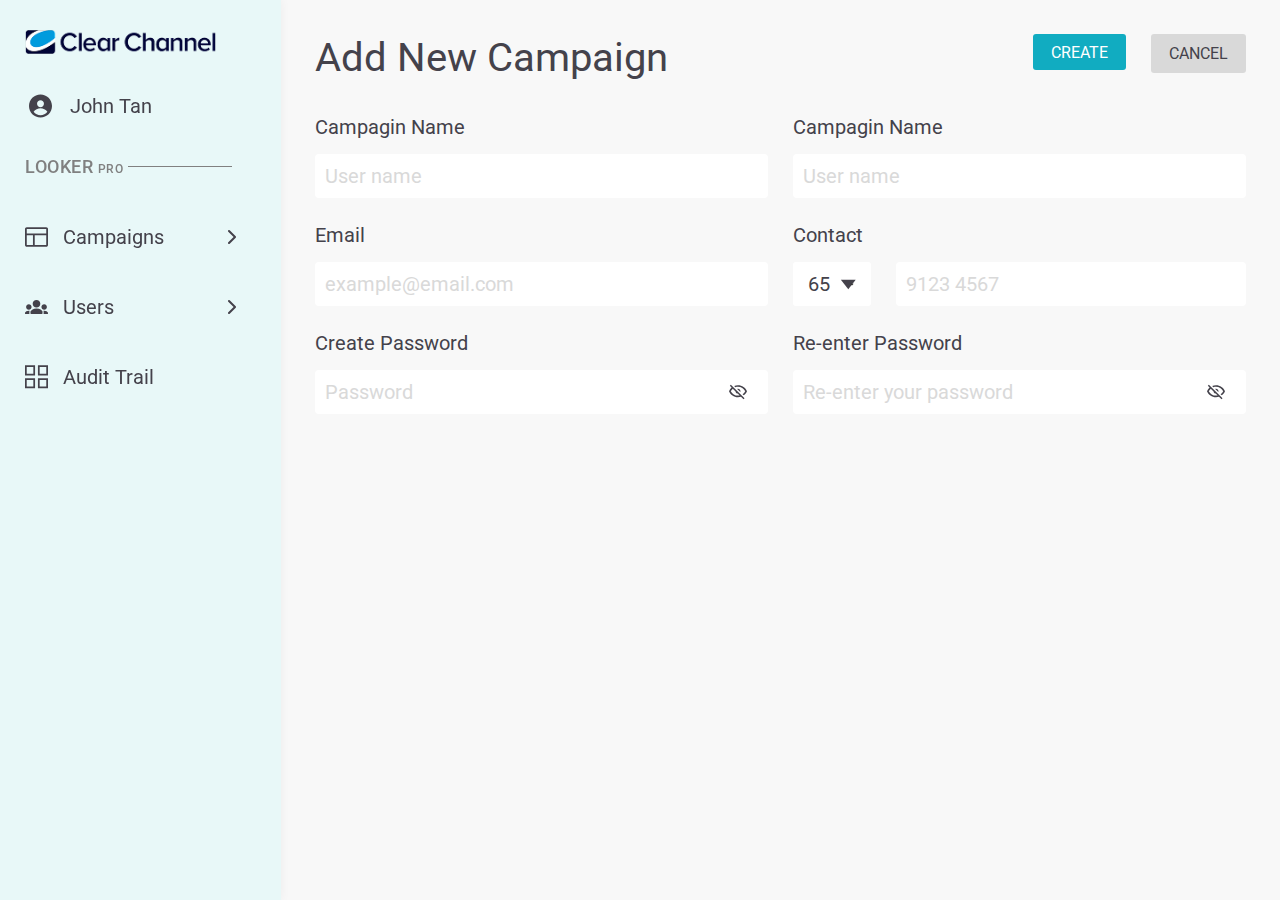
<file: add-campaign.html>
<!-- HTML cho sidebar -->
<!DOCTYPE html>
<html lang="en">
<head>
    <meta charset="UTF-8">
    <meta name="viewport" content="width=device-width, initial-scale=1.0">
    <title>Clear Channel Dashboard</title>
    <link rel="preconnect" href="https://fonts.googleapis.com">
    <link rel="preconnect" href="https://fonts.gstatic.com" crossorigin>
    <link href="https://fonts.googleapis.com/css2?family=Roboto:ital,wght@0,100..900;1,100..900&display=swap" rel="stylesheet">
    <!-- Font Awesome cho icons -->
    <link rel="stylesheet" href="https://cdnjs.cloudflare.com/ajax/libs/font-awesome/6.4.0/css/all.min.css">
    <link rel="stylesheet" href="style/style.css">
    <style>
      
    </style>
</head>
<body>
    <div class="app-container">
        <aside class="sidebar">
            <div class="logo">
                <img src="images/logo-side.png" alt="Clear Channel">
            </div>
            <div class="user-profile">
                <div class="user-avatar">
                    <svg xmlns="http://www.w3.org/2000/svg" width="23" height="24" viewBox="0 0 23 24" fill="none">
                        <path fill-rule="evenodd" clip-rule="evenodd" d="M11.5 23.5C17.8514 23.5 23 18.3514 23 12C23 5.64855 17.8514 0.5 11.5 0.5C5.14855 0.5 0 5.64855 0 12C0 18.3514 5.14855 23.5 11.5 23.5ZM14.95 9.7C14.95 10.615 14.5865 11.4925 13.9395 12.1395C13.2925 12.7865 12.415 13.15 11.5 13.15C10.585 13.15 9.70748 12.7865 9.06048 12.1395C8.41348 11.4925 8.05 10.615 8.05 9.7C8.05 8.785 8.41348 7.90748 9.06048 7.26048C9.70748 6.61348 10.585 6.25 11.5 6.25C12.415 6.25 13.2925 6.61348 13.9395 7.26048C14.5865 7.90748 14.95 8.785 14.95 9.7ZM4.6 17.75C5.40271 16.6781 6.44433 15.8081 7.64211 15.2092C8.8399 14.6103 10.1608 14.299 11.5 14.3C12.8392 14.299 14.1601 14.6103 15.3579 15.2092C16.5557 15.8081 17.5973 16.6781 18.4 17.75C17.5973 18.8219 16.5557 19.6919 15.3579 20.2908C14.1601 20.8897 12.8392 21.201 11.5 21.2C10.1608 21.201 8.8399 20.8897 7.64211 20.2908C6.44433 19.6919 5.40271 18.8219 4.6 17.75Z" fill="#44424B"/>
                      </svg>
                </div>
                <div class="user-info">
                    <h3 class="user-name">John Tan</h3>
                    
                </div>
            </div>
            <div class="divider"><span>LOOKER <small>PRO</small></span></div>
            <nav class="nav-menu">
                <ul>
                    
                    <li class="nav-item">
                        <a href="#">
                            <svg xmlns="http://www.w3.org/2000/svg" width="23" height="20" viewBox="0 0 23 20" fill="none">
                                <path d="M21.2308 0.142822H1.76923C1.3 0.142822 0.849991 0.331644 0.518196 0.667748C0.1864 1.00385 0 1.45971 0 1.93503V18.0649C0 18.5402 0.1864 18.9961 0.518196 19.3322C0.849991 19.6683 1.3 19.8571 1.76923 19.8571H21.2308C21.7 19.8571 22.15 19.6683 22.4818 19.3322C22.8136 18.9961 23 18.5402 23 18.0649V1.93503C23 1.45971 22.8136 1.00385 22.4818 0.667748C22.15 0.331644 21.7 0.142822 21.2308 0.142822ZM21.2308 1.93503V6.41555H1.76923V1.93503H21.2308ZM1.76923 8.20776H7.96154V18.0649H1.76923V8.20776ZM21.2308 18.0649H9.73077V8.20776H21.2308V18.0649Z" fill="#44424B"/>
                            </svg>
                            <h3>Campaigns</h3>
                            <i class="fas fa-chevron-right arrow"></i>
                        </a>
                    </li>
                    <li class="nav-item">
                        <a href="user.html">
                            <svg xmlns="http://www.w3.org/2000/svg" width="23" height="14" viewBox="0 0 23 14" fill="none">
                                <path fill-rule="evenodd" clip-rule="evenodd" d="M4.63778 10.8247C4.38588 10.7892 4.1181 10.7692 3.83333 10.7692C1.73595 10.7692 0.564594 11.8575 0.115547 12.3997C0.0427135 12.4928 0.00383541 12.607 0.00383541 12.7249C0.00383541 12.7282 0.00383153 12.7314 0.00328391 12.7341C-1.80493e-06 12.9333 0 13.1972 0 13.4615C0 13.7588 0.245333 14 0.547619 14H4.47514C4.41326 13.8288 4.38095 13.6468 4.38095 13.4615C4.38095 12.8488 4.38095 12.1186 4.38314 11.6873C4.38314 11.3804 4.4724 11.0815 4.63778 10.8247ZM16.9762 14H6.02381C5.87869 14 5.73905 13.9435 5.63664 13.8422C5.53369 13.7415 5.47619 13.6042 5.47619 13.4615C5.47619 12.8504 5.47619 12.1235 5.47838 11.6905C5.47838 11.6895 5.47838 11.6884 5.47838 11.6873C5.47838 11.5635 5.52219 11.4439 5.6016 11.3481C6.28119 10.5851 8.33476 8.61539 11.5 8.61539C15.0825 8.61539 16.8815 10.5813 17.4318 11.3228C17.4926 11.4138 17.5238 11.5166 17.5238 11.6216V13.4615C17.5238 13.6042 17.4663 13.7415 17.3634 13.8422C17.261 13.9435 17.1213 14 16.9762 14ZM18.5249 14H22.4524C22.7547 14 23 13.7588 23 13.4615V12.7244C23 12.6054 22.96 12.4902 22.8866 12.3959C22.4354 11.8575 21.2635 10.7692 19.1667 10.7692C18.8967 10.7692 18.642 10.787 18.4022 10.8193C18.544 11.0632 18.619 11.34 18.619 11.6227V13.4615C18.619 13.6468 18.5867 13.8288 18.5249 14ZM3.83333 4.30769C2.3219 4.30769 1.09524 5.51385 1.09524 7C1.09524 8.48615 2.3219 9.69231 3.83333 9.69231C5.34476 9.69231 6.57143 8.48615 6.57143 7C6.57143 5.51385 5.34476 4.30769 3.83333 4.30769ZM19.1667 4.30769C17.6552 4.30769 16.4286 5.51385 16.4286 7C16.4286 8.48615 17.6552 9.69231 19.1667 9.69231C20.6781 9.69231 21.9048 8.48615 21.9048 7C21.9048 5.51385 20.6781 4.30769 19.1667 4.30769ZM11.5 0C9.38455 0 7.66667 1.68915 7.66667 3.76923C7.66667 5.84931 9.38455 7.53846 11.5 7.53846C13.6155 7.53846 15.3333 5.84931 15.3333 3.76923C15.3333 1.68915 13.6155 0 11.5 0Z" fill="#44424B"/>
                              </svg>
                            <h3>Users</h3>
                            <i class="fas fa-chevron-right arrow"></i>
                        </a>
                    </li>
                    <li class="nav-item">
                        <a href="#">
                            <svg xmlns="http://www.w3.org/2000/svg" width="23" height="24" viewBox="0 0 40 41" fill="none">
                                <path fill-rule="evenodd" clip-rule="evenodd" d="M14.5 3.22217H3V14.7222H14.5V3.22217ZM37 3.22217H25.5V14.7222H37V3.22217ZM37 25.7222H25.5V37.2222H37V25.7222ZM14.5 25.7222H3V37.2222H14.5V25.7222ZM3 0.222168H0V3.22217V14.7222V17.7222H3H14.5H17.5V14.7222V3.22217V0.222168H14.5H3ZM25.5 0.222168H22.5V3.22217V14.7222V17.7222H25.5H37H40V14.7222V3.22217V0.222168H37H25.5ZM37 22.7222H40V25.7222V37.2222V40.2222H37H25.5H22.5V37.2222V25.7222V22.7222H25.5H37ZM3 22.7222H0V25.7222V37.2222V40.2222H3H14.5H17.5V37.2222V25.7222V22.7222H14.5H3Z" fill="#44424B"/>
                              </svg>
                            <h3>Audit Trail</h3>
                        </a>
                    </li>
                </ul>
            </nav>
        </aside>
        <main class="main-content">
           <div class="main-content__top">
            <div class="burger-menu" id="burger-menu">
              <i class="fas fa-bars"></i>
            </div>

            <h1 class="title">
                Add New Campaign
            </h1>
            <div class="button-group">
                <div class="button-group__add btn-add">
                    CREATE
                </div>
                <a href="user.html" class="button-group__cancel btn-cancel">
                  CANCEL
              </a>
            </div>
           </div>
           <div class="user-form">
            <form>
              <div class="form-row">
                <div class="form-group">
                  <label for="userName">Campagin Name</label>
                  <div class="form-control">
                    <input type="text" id="userName" placeholder="User name">
                  </div>
                </div>
                <div class="form-group">
                  <label for="userName">Campagin Name</label>
                  <div class="form-control">
                    <input type="text" id="userName" placeholder="User name">
                  </div>
                </div>
              </div>
              <div class="form-row">
                <div class="form-group">
                  <label for="email">Email</label>
                  <div class="form-control">
                    <input type="email" id="email" placeholder="example@email.com">
                  </div>
                </div>
                <div class="form-group">
                  <label for="contact">Contact</label>
                  <div class="form-control phone-input">
                    <!-- <input type="text" class="country-code" value="65" readonly> -->
                    <div class="select-wrapper">
                      <div class="fill-input" id="customSelectPhone">
                        <div class="select-header" onclick="toggleDropdown('dropdownCode')">
                            <span id="userCode" name="userCode"  class="placeholder active">65</span>
                            <svg class="icon" xmlns="http://www.w3.org/2000/svg" width="14" height="9" viewBox="0 0 14 9" fill="none">
                                <path d="M7.24609 9L0.750903 0.75L13.7413 0.750001L7.24609 9Z" fill="#44424B"/>
                            </svg>
                        </div>
                        <div class="dropdown" id="dropdownCode">
                            <div class="dropdown-item" onclick="selectOption('66', 'userCode', 'dropdownCode')">
                                <div class="el-val">66</div>
                            </div>
                            <div class="dropdown-item" onclick="selectOption('68', 'userCode', 'dropdownCode')">
                                <div class="el-val">68</div>
                            </div>
                            <div class="dropdown-item" onclick="selectOption('70', 'userCode', 'dropdownCode')">
                                <div class="el-val">70</div>
                            </div>

                        </div>
                    </div>
                      </div>
                    <input type="tel" id="contact" placeholder="9123 4567">
                  </div>
                </div>
              </div>
              <div class="form-row">
                <div class="form-group">
                  <label for="password">Create Password</label>
                  <div class="form-control password-input">
                    <input class="password" type="password" id="password" placeholder="Password">
                    <button type="button" class="toggle-password">
                    <svg xmlns="http://www.w3.org/2000/svg" width="20" height="17" viewBox="0 0 20 17" fill="none">
                      <path d="M0.909091 1.62889L2.07273 0.5L17.2727 15.3622L16.1182 16.5L13.3182 13.7622C12.2727 14.1 11.1636 14.2778 10 14.2778C5.45455 14.2778 1.57273 11.5133 0 7.61111C0.627273 6.04667 1.62727 4.66889 2.9 3.57556L0.909091 1.62889ZM10 4.94444C10.7233 4.94444 11.417 5.2254 11.9285 5.72549C12.4399 6.22559 12.7273 6.90387 12.7273 7.61111C12.7277 7.91384 12.6755 8.21443 12.5727 8.5L9.09091 5.09556C9.38297 4.9951 9.69039 4.944 10 4.94444ZM10 0.944444C14.5455 0.944444 18.4273 3.70889 20 7.61111C19.2576 9.45372 17.9969 11.0532 16.3636 12.2244L15.0727 10.9533C16.33 10.1031 17.3439 8.95254 18.0182 7.61111C17.2833 6.14432 16.1423 4.90856 14.7249 4.04431C13.3074 3.18007 11.6704 2.72201 10 2.72222C9.00909 2.72222 8.03636 2.88222 7.12727 3.16667L5.72727 1.80667C7.03636 1.25556 8.48182 0.944444 10 0.944444ZM1.98182 7.61111C2.71668 9.0779 3.85769 10.3137 5.27512 11.1779C6.69256 12.0422 8.32956 12.5002 10 12.5C10.6273 12.5 11.2455 12.4378 11.8182 12.3133L9.74545 10.2778C9.11287 10.2115 8.52257 9.93544 8.0727 9.49558C7.62284 9.05571 7.34053 8.47852 7.27273 7.86L4.18182 4.82889C3.28182 5.58444 2.52727 6.52667 1.98182 7.61111Z" fill="#44424B"/>
                    </svg>
                    </button>
                  </div>
                </div>
                <div class="form-group">
                  <label for="confirmPassword">Re-enter Password</label>
                  <div class="form-control password-input">
                    <input class="password" type="password" id="confirmPassword" placeholder="Re-enter your password">
                    <button type="button" class="toggle-password">
                    <svg xmlns="http://www.w3.org/2000/svg" width="20" height="17" viewBox="0 0 20 17" fill="none">
                      <path d="M0.909091 1.62889L2.07273 0.5L17.2727 15.3622L16.1182 16.5L13.3182 13.7622C12.2727 14.1 11.1636 14.2778 10 14.2778C5.45455 14.2778 1.57273 11.5133 0 7.61111C0.627273 6.04667 1.62727 4.66889 2.9 3.57556L0.909091 1.62889ZM10 4.94444C10.7233 4.94444 11.417 5.2254 11.9285 5.72549C12.4399 6.22559 12.7273 6.90387 12.7273 7.61111C12.7277 7.91384 12.6755 8.21443 12.5727 8.5L9.09091 5.09556C9.38297 4.9951 9.69039 4.944 10 4.94444ZM10 0.944444C14.5455 0.944444 18.4273 3.70889 20 7.61111C19.2576 9.45372 17.9969 11.0532 16.3636 12.2244L15.0727 10.9533C16.33 10.1031 17.3439 8.95254 18.0182 7.61111C17.2833 6.14432 16.1423 4.90856 14.7249 4.04431C13.3074 3.18007 11.6704 2.72201 10 2.72222C9.00909 2.72222 8.03636 2.88222 7.12727 3.16667L5.72727 1.80667C7.03636 1.25556 8.48182 0.944444 10 0.944444ZM1.98182 7.61111C2.71668 9.0779 3.85769 10.3137 5.27512 11.1779C6.69256 12.0422 8.32956 12.5002 10 12.5C10.6273 12.5 11.2455 12.4378 11.8182 12.3133L9.74545 10.2778C9.11287 10.2115 8.52257 9.93544 8.0727 9.49558C7.62284 9.05571 7.34053 8.47852 7.27273 7.86L4.18182 4.82889C3.28182 5.58444 2.52727 6.52667 1.98182 7.61111Z" fill="#44424B"/>
                    </svg>
                    </button>
                  </div>
                </div>
              </div>
            </form>
            <p class="error"
            id="error">

            </p>
          </div>
            
        </main>
    </div>
</body>
<script>
    //function active 
    const navItems = document.querySelectorAll('.nav-item');
    navItems.forEach(item => {
        item.addEventListener('click', () => {
            navItems.forEach(item => item.classList.remove('active'));
            item.classList.add('active');
        });
    })
    const slugPage = window.location.pathname;
    const navItem = document.querySelector(`.nav-item a[href="${slugPage}"]`);
    if(navItem){
        navItem.classList.add('active');
    }
 
  
</script>
<script>
    document.querySelectorAll('.form-group').forEach(wrapper => {
        const input = wrapper.querySelector('.password');
        const icon = wrapper.querySelector('.toggle-password');
        if(icon && input) {
         
            icon.addEventListener('click', () => {
              console.log(icon);
          if (input.type === 'password') {
            input.type = '*';
            icon.classList.add('active');
          } else {
            input.type = 'password';
            icon.classList.remove('active');
          }
        });
        }
      });
</script>
<script>
   
 
    document.querySelector('.btn-add').addEventListener('click', function (event) {
        event.preventDefault();

        const userName = document.getElementById('userName').value.trim();
        const userRole = document.getElementById('userRole').value;
        const email = document.getElementById('email').value.trim();
        const contact = document.getElementById('contact').value.trim();
        const password = document.getElementById('password').value;
        const confirmPassword = document.getElementById('confirmPassword').value;

        const errors = [];
        if (!userName) {
            errors.push('User Name is required.');
        }

        if (!userRole) {
            errors.push('User Role is required.');
        }

        if (!email || !validateEmail(email)) {
            errors.push('Please enter a valid email address.');
        }

        if (!contact || !/^\d{8}$/.test(contact)) {
            errors.push('Please enter a valid contact number (8 digits).');
        }

        if (password.length < 10) {
            errors.push('Password must be at least 10 characters long.');
        }
        
        
        if (!/[A-Z]/.test(password)) {
            errors.push('Password must contain at least one uppercase letter.');
        }

        if (!/[a-z]/.test(password)) {
            errors.push('Password must contain at least one lowercase letter.');
        }

        if (!/[0-9]/.test(password)) {
            errors.push('Password must contain at least one number.');
        }
        if (!/[!@#$%^&*(),.?":{}|<>]/.test(password)) {
            errors.push('Password must contain at least one special character (!@#^*_?{}-).');
        }
        if(password === userName || password === email){
            errors.push('Do not use your email or name for password');
        }
       

        if (password !== confirmPassword) {
            errors.push('Passwords do not match.');
        }

        const errorElement = document.getElementById('error');
        errorElement.innerHTML = '';
        if (errors.length > 0) {
            const errorList = document.createElement('ul');
            errors.forEach(error => {
                const listItem = document.createElement('li');
                listItem.textContent = error;
                errorList.appendChild(listItem);
            });
            errorElement.appendChild(errorList);
            
            return;
        }

        alert('User updated successfully!');
    });

    function validateEmail(email) {
        const emailRegex = /^[^\s@]+@[^\s@]+\.[^\s@]+$/;
        return emailRegex.test(email);
    }
</script>
<script>
  function toggleDropdown(dropdownId) {
      const dropdown = document.getElementById(dropdownId);
      dropdown.style.display = dropdown.style.display === "block" ? "none" : "block";
  }

  function selectOption(value, selectedValueId, dropdownId) {
      const selectedValue = document.getElementById(selectedValueId);
      const dropdown = document.getElementById(dropdownId);
      selectedValue.classList.add('active')
      selectedValue.textContent = value;
      dropdown.style.display = "none";
  }

  document.addEventListener("click", (event) => {
    const customSelectRole = document.getElementById("customSelectRole");
    const customSelectCode = document.getElementById("customSelectPhone");
    const dropdownRole = document.getElementById("dropdownRole");
    const dropdownCode = document.getElementById("dropdownCode");
    
    if (!customSelectCode.contains(event.target)) {
        dropdownCode.style.display = "none";
    }
    if (!customSelectRole.contains(event.target)) {
        dropdownRole.style.display = "none";
    }
   
});
</script>
<script>
  document.addEventListener('DOMContentLoaded', () => {
    console.log('DOM loaded');
    const burger = document.getElementById('burger-menu');
    const sidebar = document.querySelector('.sidebar');
    const overlay = document.createElement('div');
    overlay.classList.add('sidebar-overlay');
    document.body.appendChild(overlay);

    burger.addEventListener('click', () => {
      sidebar.classList.toggle('active');
   
      overlay.classList.toggle('active');
    });

    overlay.addEventListener('click', () => {
      sidebar.classList.remove('active');
     
      overlay.classList.remove('active');
    });
  });
</script>
</html>
</file>
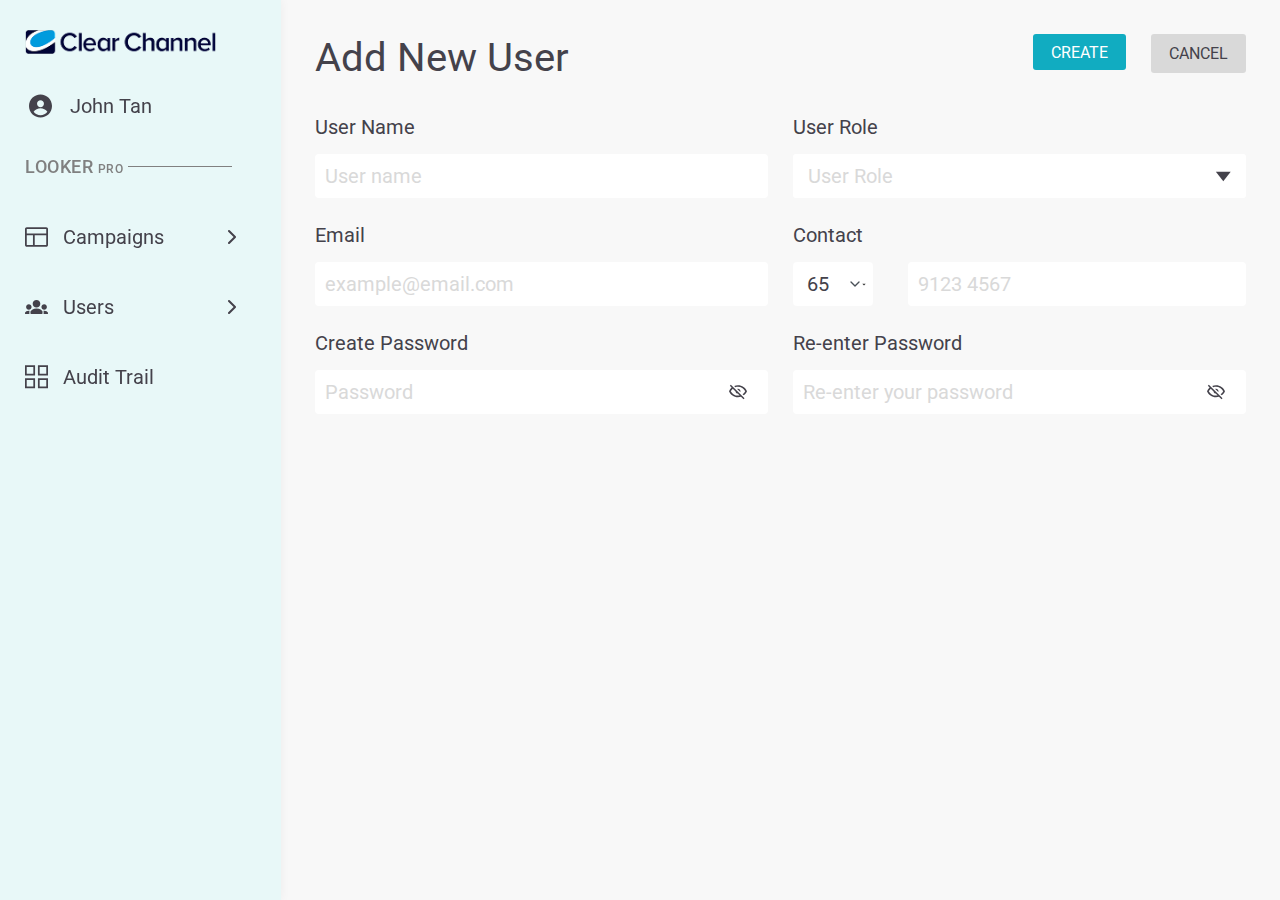
<file: add-user.html>
<!-- HTML cho sidebar -->
<!DOCTYPE html>
<html lang="en">
<head>
    <meta charset="UTF-8">
    <meta name="viewport" content="width=device-width, initial-scale=1.0">
    <title>Clear Channel Dashboard</title>
    <link rel="preconnect" href="https://fonts.googleapis.com">
    <link rel="preconnect" href="https://fonts.gstatic.com" crossorigin>
    <link href="https://fonts.googleapis.com/css2?family=Roboto:ital,wght@0,100..900;1,100..900&display=swap" rel="stylesheet">
    <!-- Font Awesome cho icons -->
    <link rel="stylesheet" href="https://cdnjs.cloudflare.com/ajax/libs/font-awesome/6.4.0/css/all.min.css">
    <link rel="stylesheet" href="style/style.css">
    <style>
      
    </style>
</head>
<body>
    <div class="app-container">
        <aside class="sidebar">
            <div class="logo">
                <img src="images/logo-side.png" alt="Clear Channel">
            </div>
            <div class="user-profile">
                <div class="user-avatar">
                    <svg xmlns="http://www.w3.org/2000/svg" width="23" height="24" viewBox="0 0 23 24" fill="none">
                        <path fill-rule="evenodd" clip-rule="evenodd" d="M11.5 23.5C17.8514 23.5 23 18.3514 23 12C23 5.64855 17.8514 0.5 11.5 0.5C5.14855 0.5 0 5.64855 0 12C0 18.3514 5.14855 23.5 11.5 23.5ZM14.95 9.7C14.95 10.615 14.5865 11.4925 13.9395 12.1395C13.2925 12.7865 12.415 13.15 11.5 13.15C10.585 13.15 9.70748 12.7865 9.06048 12.1395C8.41348 11.4925 8.05 10.615 8.05 9.7C8.05 8.785 8.41348 7.90748 9.06048 7.26048C9.70748 6.61348 10.585 6.25 11.5 6.25C12.415 6.25 13.2925 6.61348 13.9395 7.26048C14.5865 7.90748 14.95 8.785 14.95 9.7ZM4.6 17.75C5.40271 16.6781 6.44433 15.8081 7.64211 15.2092C8.8399 14.6103 10.1608 14.299 11.5 14.3C12.8392 14.299 14.1601 14.6103 15.3579 15.2092C16.5557 15.8081 17.5973 16.6781 18.4 17.75C17.5973 18.8219 16.5557 19.6919 15.3579 20.2908C14.1601 20.8897 12.8392 21.201 11.5 21.2C10.1608 21.201 8.8399 20.8897 7.64211 20.2908C6.44433 19.6919 5.40271 18.8219 4.6 17.75Z" fill="#44424B"/>
                      </svg>
                </div>
                <div class="user-info">
                    <h3 class="user-name">John Tan</h3>
                    
                </div>
            </div>
            <div class="divider"><span>LOOKER <small>PRO</small></span></div>
            <nav class="nav-menu">
                <ul>
                    
                    <li class="nav-item">
                        <a href="#">
                            <svg xmlns="http://www.w3.org/2000/svg" width="23" height="20" viewBox="0 0 23 20" fill="none">
                                <path d="M21.2308 0.142822H1.76923C1.3 0.142822 0.849991 0.331644 0.518196 0.667748C0.1864 1.00385 0 1.45971 0 1.93503V18.0649C0 18.5402 0.1864 18.9961 0.518196 19.3322C0.849991 19.6683 1.3 19.8571 1.76923 19.8571H21.2308C21.7 19.8571 22.15 19.6683 22.4818 19.3322C22.8136 18.9961 23 18.5402 23 18.0649V1.93503C23 1.45971 22.8136 1.00385 22.4818 0.667748C22.15 0.331644 21.7 0.142822 21.2308 0.142822ZM21.2308 1.93503V6.41555H1.76923V1.93503H21.2308ZM1.76923 8.20776H7.96154V18.0649H1.76923V8.20776ZM21.2308 18.0649H9.73077V8.20776H21.2308V18.0649Z" fill="#44424B"/>
                            </svg>
                            <h3>Campaigns</h3>
                            <i class="fas fa-chevron-right arrow"></i>
                        </a>
                    </li>
                    <li class="nav-item">
                        <a href="user.html">
                            <svg xmlns="http://www.w3.org/2000/svg" width="23" height="14" viewBox="0 0 23 14" fill="none">
                                <path fill-rule="evenodd" clip-rule="evenodd" d="M4.63778 10.8247C4.38588 10.7892 4.1181 10.7692 3.83333 10.7692C1.73595 10.7692 0.564594 11.8575 0.115547 12.3997C0.0427135 12.4928 0.00383541 12.607 0.00383541 12.7249C0.00383541 12.7282 0.00383153 12.7314 0.00328391 12.7341C-1.80493e-06 12.9333 0 13.1972 0 13.4615C0 13.7588 0.245333 14 0.547619 14H4.47514C4.41326 13.8288 4.38095 13.6468 4.38095 13.4615C4.38095 12.8488 4.38095 12.1186 4.38314 11.6873C4.38314 11.3804 4.4724 11.0815 4.63778 10.8247ZM16.9762 14H6.02381C5.87869 14 5.73905 13.9435 5.63664 13.8422C5.53369 13.7415 5.47619 13.6042 5.47619 13.4615C5.47619 12.8504 5.47619 12.1235 5.47838 11.6905C5.47838 11.6895 5.47838 11.6884 5.47838 11.6873C5.47838 11.5635 5.52219 11.4439 5.6016 11.3481C6.28119 10.5851 8.33476 8.61539 11.5 8.61539C15.0825 8.61539 16.8815 10.5813 17.4318 11.3228C17.4926 11.4138 17.5238 11.5166 17.5238 11.6216V13.4615C17.5238 13.6042 17.4663 13.7415 17.3634 13.8422C17.261 13.9435 17.1213 14 16.9762 14ZM18.5249 14H22.4524C22.7547 14 23 13.7588 23 13.4615V12.7244C23 12.6054 22.96 12.4902 22.8866 12.3959C22.4354 11.8575 21.2635 10.7692 19.1667 10.7692C18.8967 10.7692 18.642 10.787 18.4022 10.8193C18.544 11.0632 18.619 11.34 18.619 11.6227V13.4615C18.619 13.6468 18.5867 13.8288 18.5249 14ZM3.83333 4.30769C2.3219 4.30769 1.09524 5.51385 1.09524 7C1.09524 8.48615 2.3219 9.69231 3.83333 9.69231C5.34476 9.69231 6.57143 8.48615 6.57143 7C6.57143 5.51385 5.34476 4.30769 3.83333 4.30769ZM19.1667 4.30769C17.6552 4.30769 16.4286 5.51385 16.4286 7C16.4286 8.48615 17.6552 9.69231 19.1667 9.69231C20.6781 9.69231 21.9048 8.48615 21.9048 7C21.9048 5.51385 20.6781 4.30769 19.1667 4.30769ZM11.5 0C9.38455 0 7.66667 1.68915 7.66667 3.76923C7.66667 5.84931 9.38455 7.53846 11.5 7.53846C13.6155 7.53846 15.3333 5.84931 15.3333 3.76923C15.3333 1.68915 13.6155 0 11.5 0Z" fill="#44424B"/>
                              </svg>
                            <h3>Users</h3>
                            <i class="fas fa-chevron-right arrow"></i>
                        </a>
                    </li>
                    <li class="nav-item">
                        <a href="#">
                            <svg xmlns="http://www.w3.org/2000/svg" width="23" height="24" viewBox="0 0 40 41" fill="none">
                                <path fill-rule="evenodd" clip-rule="evenodd" d="M14.5 3.22217H3V14.7222H14.5V3.22217ZM37 3.22217H25.5V14.7222H37V3.22217ZM37 25.7222H25.5V37.2222H37V25.7222ZM14.5 25.7222H3V37.2222H14.5V25.7222ZM3 0.222168H0V3.22217V14.7222V17.7222H3H14.5H17.5V14.7222V3.22217V0.222168H14.5H3ZM25.5 0.222168H22.5V3.22217V14.7222V17.7222H25.5H37H40V14.7222V3.22217V0.222168H37H25.5ZM37 22.7222H40V25.7222V37.2222V40.2222H37H25.5H22.5V37.2222V25.7222V22.7222H25.5H37ZM3 22.7222H0V25.7222V37.2222V40.2222H3H14.5H17.5V37.2222V25.7222V22.7222H14.5H3Z" fill="#44424B"/>
                              </svg>
                            <h3>Audit Trail</h3>
                        </a>
                    </li>
                </ul>
            </nav>
        </aside>
        <main class="main-content">
           <div class="main-content__top">
            <div class="burger-menu" id="burger-menu">
              <i class="fas fa-bars"></i>
            </div>

            <h1 class="title">
                Add New User
            </h1>
            <div class="button-group">
                <div class="button-group__add btn-add">
                    CREATE
                </div>
                <a href="user.html" class="button-group__cancel btn-cancel">
                  CANCEL
              </a>
            </div>
           </div>
           <div class="user-form">
            <form>
              <div class="form-row">
                <div class="form-group">
                  <label for="userName">User Name</label>
                  <div class="form-control">
                    <input type="text" id="userName" placeholder="User name">
                  </div>
                </div>
                <div class="form-group">
                  <label for="userRole">User Role</label>
                  <div class="form-control">
                    <!-- <select id="userRole">
                      <option value="" selected disabled>User Role</option>
                      <option value="admin">Admin</option>
                      <option value="user">User</option>
                      <option value="moderator">Moderator</option>
                    </select> -->
                    <div class="fill-input" id="customSelectRole">
                        <div class="select-header" onclick="toggleDropdown('dropdownRole')">
                            <span id="userRole"  class="placeholder">User Role</span>
                            <svg class="icon" xmlns="http://www.w3.org/2000/svg" width="14" height="9" viewBox="0 0 14 9" fill="none">
                                <path d="M7.24609 9L0.750903 0.75L13.7413 0.750001L7.24609 9Z" fill="#44424B"/>
                            </svg>
                        </div>
                        <div class="dropdown" id="dropdownRole">
                            <div class="dropdown-item" onclick="selectOption('Admin', 'userRole', 'dropdownRole')">
                                <div class="el-val">Admin</div>
                            </div>
                            <div class="dropdown-item" onclick="selectOption('User', 'userRole', 'dropdownRole')">
                                <div class="el-val">User</div>
                            </div>
                            <div class="dropdown-item" onclick="selectOption('Viewer', 'userRole', 'dropdownRole')">
                                <div class="el-val">Viewer</div>
                            </div>

                        </div>
                    </div>
                   
                  </div>
                </div>
              </div>
        
              <div class="form-row">
                <div class="form-group">
                  <label for="email">Email</label>
                  <div class="form-control">
                    <input type="email" id="email" placeholder="example@email.com">
                  </div>
                </div>
                <div class="form-group">
                  <label for="contact">Contact</label>
                  <div class="form-control phone-input">
                    <!-- <input type="text" class="country-code" value="65" readonly> -->
                    <div class="select-wrapper">
                    <select cllass="country-code" id="country-code">
                        <option value="65" selected >65</option>
                        <option value="84">84</option>
                        <option value="66">66</option>
                        <option value="68">68</option>
                      </select>
                      </div>
                    <input type="tel" id="contact" placeholder="9123 4567">
                  </div>
                </div>
              </div>
        
              <div class="form-row">
                <div class="form-group">
                  <label for="password">Create Password</label>
                  <div class="form-control password-input">
                    <input class="password" type="password" id="password" placeholder="Password">
                    <button type="button" class="toggle-password">
                    <svg xmlns="http://www.w3.org/2000/svg" width="20" height="17" viewBox="0 0 20 17" fill="none">
                      <path d="M0.909091 1.62889L2.07273 0.5L17.2727 15.3622L16.1182 16.5L13.3182 13.7622C12.2727 14.1 11.1636 14.2778 10 14.2778C5.45455 14.2778 1.57273 11.5133 0 7.61111C0.627273 6.04667 1.62727 4.66889 2.9 3.57556L0.909091 1.62889ZM10 4.94444C10.7233 4.94444 11.417 5.2254 11.9285 5.72549C12.4399 6.22559 12.7273 6.90387 12.7273 7.61111C12.7277 7.91384 12.6755 8.21443 12.5727 8.5L9.09091 5.09556C9.38297 4.9951 9.69039 4.944 10 4.94444ZM10 0.944444C14.5455 0.944444 18.4273 3.70889 20 7.61111C19.2576 9.45372 17.9969 11.0532 16.3636 12.2244L15.0727 10.9533C16.33 10.1031 17.3439 8.95254 18.0182 7.61111C17.2833 6.14432 16.1423 4.90856 14.7249 4.04431C13.3074 3.18007 11.6704 2.72201 10 2.72222C9.00909 2.72222 8.03636 2.88222 7.12727 3.16667L5.72727 1.80667C7.03636 1.25556 8.48182 0.944444 10 0.944444ZM1.98182 7.61111C2.71668 9.0779 3.85769 10.3137 5.27512 11.1779C6.69256 12.0422 8.32956 12.5002 10 12.5C10.6273 12.5 11.2455 12.4378 11.8182 12.3133L9.74545 10.2778C9.11287 10.2115 8.52257 9.93544 8.0727 9.49558C7.62284 9.05571 7.34053 8.47852 7.27273 7.86L4.18182 4.82889C3.28182 5.58444 2.52727 6.52667 1.98182 7.61111Z" fill="#44424B"/>
                    </svg>
                    </button>
                  </div>
                </div>
                <div class="form-group">
                  <label for="confirmPassword">Re-enter Password</label>
                  <div class="form-control password-input">
                    <input class="password" type="password" id="confirmPassword" placeholder="Re-enter your password">
                    <button type="button" class="toggle-password">
                    <svg xmlns="http://www.w3.org/2000/svg" width="20" height="17" viewBox="0 0 20 17" fill="none">
                      <path d="M0.909091 1.62889L2.07273 0.5L17.2727 15.3622L16.1182 16.5L13.3182 13.7622C12.2727 14.1 11.1636 14.2778 10 14.2778C5.45455 14.2778 1.57273 11.5133 0 7.61111C0.627273 6.04667 1.62727 4.66889 2.9 3.57556L0.909091 1.62889ZM10 4.94444C10.7233 4.94444 11.417 5.2254 11.9285 5.72549C12.4399 6.22559 12.7273 6.90387 12.7273 7.61111C12.7277 7.91384 12.6755 8.21443 12.5727 8.5L9.09091 5.09556C9.38297 4.9951 9.69039 4.944 10 4.94444ZM10 0.944444C14.5455 0.944444 18.4273 3.70889 20 7.61111C19.2576 9.45372 17.9969 11.0532 16.3636 12.2244L15.0727 10.9533C16.33 10.1031 17.3439 8.95254 18.0182 7.61111C17.2833 6.14432 16.1423 4.90856 14.7249 4.04431C13.3074 3.18007 11.6704 2.72201 10 2.72222C9.00909 2.72222 8.03636 2.88222 7.12727 3.16667L5.72727 1.80667C7.03636 1.25556 8.48182 0.944444 10 0.944444ZM1.98182 7.61111C2.71668 9.0779 3.85769 10.3137 5.27512 11.1779C6.69256 12.0422 8.32956 12.5002 10 12.5C10.6273 12.5 11.2455 12.4378 11.8182 12.3133L9.74545 10.2778C9.11287 10.2115 8.52257 9.93544 8.0727 9.49558C7.62284 9.05571 7.34053 8.47852 7.27273 7.86L4.18182 4.82889C3.28182 5.58444 2.52727 6.52667 1.98182 7.61111Z" fill="#44424B"/>
                    </svg>
                    </button>
                  </div>
                </div>
              </div>
            </form>
            <p class="error"
            id="error">

            </p>
          </div>
            
        </main>
    </div>
</body>
<script>
    //function active 
    const navItems = document.querySelectorAll('.nav-item');
    navItems.forEach(item => {
        item.addEventListener('click', () => {
            navItems.forEach(item => item.classList.remove('active'));
            item.classList.add('active');
        });
    })
    const slugPage = window.location.pathname;
    const navItem = document.querySelector(`.nav-item a[href="${slugPage}"]`);
    if(navItem){
        navItem.classList.add('active');
    }
 
  
</script>
<script>
    document.querySelectorAll('.form-group').forEach(wrapper => {
        const input = wrapper.querySelector('.password');
        const icon = wrapper.querySelector('.toggle-password');
        if(icon && input) {
         
            icon.addEventListener('click', () => {
              console.log(icon);
          if (input.type === 'password') {
            input.type = '*';
            icon.classList.add('active');
          } else {
            input.type = 'password';
            icon.classList.remove('active');
          }
        });
        }
      });
</script>
<script>
   
 
    document.querySelector('.btn-add').addEventListener('click', function (event) {
        event.preventDefault();

        const userName = document.getElementById('userName').value.trim();
        const userRole = document.getElementById('userRole').value;
        const email = document.getElementById('email').value.trim();
        const contact = document.getElementById('contact').value.trim();
        const password = document.getElementById('password').value;
        const confirmPassword = document.getElementById('confirmPassword').value;

        const errors = [];
        if (!userName) {
            errors.push('User Name is required.');
        }

        if (!userRole) {
            errors.push('User Role is required.');
        }

        if (!email || !validateEmail(email)) {
            errors.push('Please enter a valid email address.');
        }

        if (!contact || !/^\d{8}$/.test(contact)) {
            errors.push('Please enter a valid contact number (8 digits).');
        }

        if (password.length < 10) {
            errors.push('Password must be at least 10 characters long.');
        }
        
        
        if (!/[A-Z]/.test(password)) {
            errors.push('Password must contain at least one uppercase letter.');
        }

        if (!/[a-z]/.test(password)) {
            errors.push('Password must contain at least one lowercase letter.');
        }

        if (!/[0-9]/.test(password)) {
            errors.push('Password must contain at least one number.');
        }
        if (!/[!@#$%^&*(),.?":{}|<>]/.test(password)) {
            errors.push('Password must contain at least one special character (!@#^*_?{}-).');
        }
        if(password === userName || password === email){
            errors.push('Do not use your email or name for password');
        }
       

        if (password !== confirmPassword) {
            errors.push('Passwords do not match.');
        }

        const errorElement = document.getElementById('error');
        errorElement.innerHTML = '';
        if (errors.length > 0) {
            const errorList = document.createElement('ul');
            errors.forEach(error => {
                const listItem = document.createElement('li');
                listItem.textContent = error;
                errorList.appendChild(listItem);
            });
            errorElement.appendChild(errorList);
            
            return;
        }

        alert('User updated successfully!');
    });

    function validateEmail(email) {
        const emailRegex = /^[^\s@]+@[^\s@]+\.[^\s@]+$/;
        return emailRegex.test(email);
    }
</script>
<script>
  function toggleDropdown(dropdownId) {
      const dropdown = document.getElementById(dropdownId);
      dropdown.style.display = dropdown.style.display === "block" ? "none" : "block";
  }

  function selectOption(value, selectedValueId, dropdownId) {
      const selectedValue = document.getElementById(selectedValueId);
      const dropdown = document.getElementById(dropdownId);
      selectedValue.classList.add('active')
      selectedValue.textContent = value;
      dropdown.style.display = "none";
  }

  document.addEventListener("click", (event) => {
      const customSelectRole = document.getElementById("customSelectRole");
     
      const dropdownRole = document.getElementById("dropdownRole");
      

      if (!customSelectRole.contains(event.target)) {
          dropdownRole.style.display = "none";
      }
     
  });
</script>
<script>
  document.addEventListener('DOMContentLoaded', () => {
    console.log('DOM loaded');
    const burger = document.getElementById('burger-menu');
    const sidebar = document.querySelector('.sidebar');
    const overlay = document.createElement('div');
    overlay.classList.add('sidebar-overlay');
    document.body.appendChild(overlay);

    burger.addEventListener('click', () => {
      sidebar.classList.toggle('active');
   
      overlay.classList.toggle('active');
    });

    overlay.addEventListener('click', () => {
      sidebar.classList.remove('active');
     
      overlay.classList.remove('active');
    });
  });
</script>
</html>
</file>
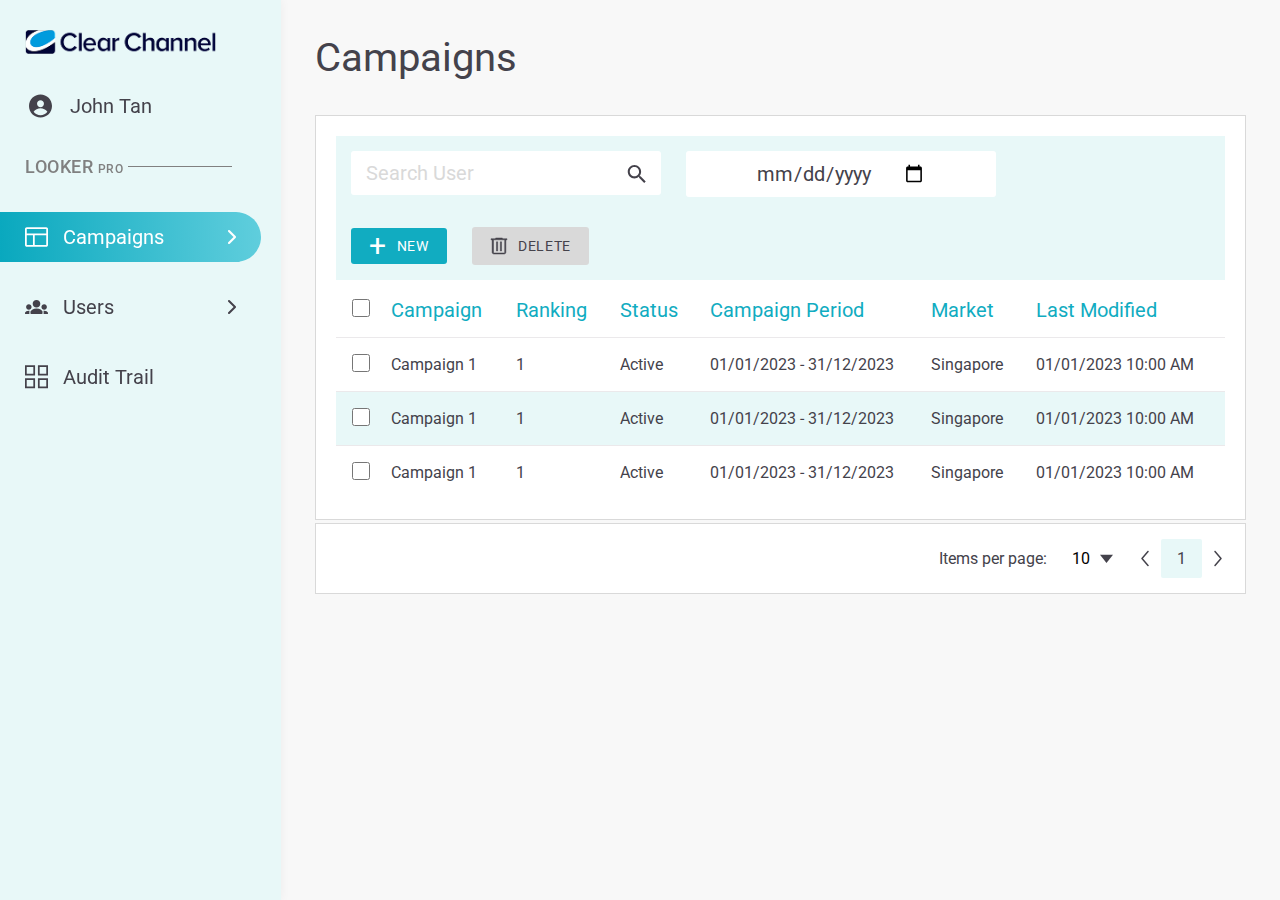
<file: campaign.html>
<!-- HTML cho sidebar -->
<!DOCTYPE html>
<html lang="en">
<head>
    <meta charset="UTF-8">
    <meta name="viewport" content="width=device-width, initial-scale=1.0">
    <title>Clear Channel Dashboard</title>
    <link rel="preconnect" href="https://fonts.googleapis.com">
    <link rel="preconnect" href="https://fonts.gstatic.com" crossorigin>
    <link href="https://fonts.googleapis.com/css2?family=Roboto:ital,wght@0,100..900;1,100..900&display=swap" rel="stylesheet">
    <!-- Font Awesome cho icons -->
    <link rel="stylesheet" href="https://cdnjs.cloudflare.com/ajax/libs/font-awesome/6.4.0/css/all.min.css">
    <link rel="stylesheet" href="style/style.css">
    <style>
       
          
    </style>
</head>
<body>
    <div class="app-container">
        <aside class="sidebar">
            <div class="logo">
                <img src="images/logo-side.png" alt="Clear Channel">
            </div>
            <div class="user-profile">
                <div class="user-avatar">
                    <svg xmlns="http://www.w3.org/2000/svg" width="23" height="24" viewBox="0 0 23 24" fill="none">
                        <path fill-rule="evenodd" clip-rule="evenodd" d="M11.5 23.5C17.8514 23.5 23 18.3514 23 12C23 5.64855 17.8514 0.5 11.5 0.5C5.14855 0.5 0 5.64855 0 12C0 18.3514 5.14855 23.5 11.5 23.5ZM14.95 9.7C14.95 10.615 14.5865 11.4925 13.9395 12.1395C13.2925 12.7865 12.415 13.15 11.5 13.15C10.585 13.15 9.70748 12.7865 9.06048 12.1395C8.41348 11.4925 8.05 10.615 8.05 9.7C8.05 8.785 8.41348 7.90748 9.06048 7.26048C9.70748 6.61348 10.585 6.25 11.5 6.25C12.415 6.25 13.2925 6.61348 13.9395 7.26048C14.5865 7.90748 14.95 8.785 14.95 9.7ZM4.6 17.75C5.40271 16.6781 6.44433 15.8081 7.64211 15.2092C8.8399 14.6103 10.1608 14.299 11.5 14.3C12.8392 14.299 14.1601 14.6103 15.3579 15.2092C16.5557 15.8081 17.5973 16.6781 18.4 17.75C17.5973 18.8219 16.5557 19.6919 15.3579 20.2908C14.1601 20.8897 12.8392 21.201 11.5 21.2C10.1608 21.201 8.8399 20.8897 7.64211 20.2908C6.44433 19.6919 5.40271 18.8219 4.6 17.75Z" fill="#44424B"/>
                      </svg>
                </div>
                <div class="user-info">
                    <h3 class="user-name">John Tan</h3>
                    
                </div>
            </div>
            
            <div class="divider"><span>LOOKER <small>PRO</small></span></div>
            <nav class="nav-menu">
                <ul>
                   
                    <li class="nav-item active">
                        <a href="campaign.html">
                            <svg xmlns="http://www.w3.org/2000/svg" width="23" height="20" viewBox="0 0 23 20" fill="none">
                                <path d="M21.2308 0.142822H1.76923C1.3 0.142822 0.849991 0.331644 0.518196 0.667748C0.1864 1.00385 0 1.45971 0 1.93503V18.0649C0 18.5402 0.1864 18.9961 0.518196 19.3322C0.849991 19.6683 1.3 19.8571 1.76923 19.8571H21.2308C21.7 19.8571 22.15 19.6683 22.4818 19.3322C22.8136 18.9961 23 18.5402 23 18.0649V1.93503C23 1.45971 22.8136 1.00385 22.4818 0.667748C22.15 0.331644 21.7 0.142822 21.2308 0.142822ZM21.2308 1.93503V6.41555H1.76923V1.93503H21.2308ZM1.76923 8.20776H7.96154V18.0649H1.76923V8.20776ZM21.2308 18.0649H9.73077V8.20776H21.2308V18.0649Z" fill="#44424B"/>
                            </svg>
                            <h3>Campaigns</h3>
                            <i class="fas fa-chevron-right arrow"></i>
                        </a>
                    </li>
                    <li class="nav-item">
                        <a href="user.html">
                            <svg xmlns="http://www.w3.org/2000/svg" width="23" height="14" viewBox="0 0 23 14" fill="none">
                                <path fill-rule="evenodd" clip-rule="evenodd" d="M4.63778 10.8247C4.38588 10.7892 4.1181 10.7692 3.83333 10.7692C1.73595 10.7692 0.564594 11.8575 0.115547 12.3997C0.0427135 12.4928 0.00383541 12.607 0.00383541 12.7249C0.00383541 12.7282 0.00383153 12.7314 0.00328391 12.7341C-1.80493e-06 12.9333 0 13.1972 0 13.4615C0 13.7588 0.245333 14 0.547619 14H4.47514C4.41326 13.8288 4.38095 13.6468 4.38095 13.4615C4.38095 12.8488 4.38095 12.1186 4.38314 11.6873C4.38314 11.3804 4.4724 11.0815 4.63778 10.8247ZM16.9762 14H6.02381C5.87869 14 5.73905 13.9435 5.63664 13.8422C5.53369 13.7415 5.47619 13.6042 5.47619 13.4615C5.47619 12.8504 5.47619 12.1235 5.47838 11.6905C5.47838 11.6895 5.47838 11.6884 5.47838 11.6873C5.47838 11.5635 5.52219 11.4439 5.6016 11.3481C6.28119 10.5851 8.33476 8.61539 11.5 8.61539C15.0825 8.61539 16.8815 10.5813 17.4318 11.3228C17.4926 11.4138 17.5238 11.5166 17.5238 11.6216V13.4615C17.5238 13.6042 17.4663 13.7415 17.3634 13.8422C17.261 13.9435 17.1213 14 16.9762 14ZM18.5249 14H22.4524C22.7547 14 23 13.7588 23 13.4615V12.7244C23 12.6054 22.96 12.4902 22.8866 12.3959C22.4354 11.8575 21.2635 10.7692 19.1667 10.7692C18.8967 10.7692 18.642 10.787 18.4022 10.8193C18.544 11.0632 18.619 11.34 18.619 11.6227V13.4615C18.619 13.6468 18.5867 13.8288 18.5249 14ZM3.83333 4.30769C2.3219 4.30769 1.09524 5.51385 1.09524 7C1.09524 8.48615 2.3219 9.69231 3.83333 9.69231C5.34476 9.69231 6.57143 8.48615 6.57143 7C6.57143 5.51385 5.34476 4.30769 3.83333 4.30769ZM19.1667 4.30769C17.6552 4.30769 16.4286 5.51385 16.4286 7C16.4286 8.48615 17.6552 9.69231 19.1667 9.69231C20.6781 9.69231 21.9048 8.48615 21.9048 7C21.9048 5.51385 20.6781 4.30769 19.1667 4.30769ZM11.5 0C9.38455 0 7.66667 1.68915 7.66667 3.76923C7.66667 5.84931 9.38455 7.53846 11.5 7.53846C13.6155 7.53846 15.3333 5.84931 15.3333 3.76923C15.3333 1.68915 13.6155 0 11.5 0Z" fill="#44424B"/>
                              </svg>
                            <h3>Users</h3>
                            <i class="fas fa-chevron-right arrow"></i>
                        </a>
                    </li>
                    <li class="nav-item">
                        <a href="#">
                            <svg xmlns="http://www.w3.org/2000/svg" width="23" height="24" viewBox="0 0 40 41" fill="none">
                                <path fill-rule="evenodd" clip-rule="evenodd" d="M14.5 3.22217H3V14.7222H14.5V3.22217ZM37 3.22217H25.5V14.7222H37V3.22217ZM37 25.7222H25.5V37.2222H37V25.7222ZM14.5 25.7222H3V37.2222H14.5V25.7222ZM3 0.222168H0V3.22217V14.7222V17.7222H3H14.5H17.5V14.7222V3.22217V0.222168H14.5H3ZM25.5 0.222168H22.5V3.22217V14.7222V17.7222H25.5H37H40V14.7222V3.22217V0.222168H37H25.5ZM37 22.7222H40V25.7222V37.2222V40.2222H37H25.5H22.5V37.2222V25.7222V22.7222H25.5H37ZM3 22.7222H0V25.7222V37.2222V40.2222H3H14.5H17.5V37.2222V25.7222V22.7222H14.5H3Z" fill="#44424B"/>
                              </svg>
                            <h3>Audit Trail</h3>
                        </a>
                    </li>
                </ul>
            </nav>
        </aside>
        <main class="main-content">
            <div class="burger-menu" id="burger-menu">
                <i class="fas fa-bars"></i>
              </div>
  
            <h1 class="title">Campaigns</h1>
            <div class="user-main">
                <div class="user-main__list">
                    <div class="user-main__list-top">
                        <div class="list-filter">
                            <div class="list-filter__item">
                                <input class="fill-input" name="query"  placeholder="Search User">
                                <svg class="icon" xmlns="http://www.w3.org/2000/svg" width="19" height="19" viewBox="0 0 19 19" fill="none">
                                    <path d="M13.6106 11.8208H12.7976L12.5094 11.5429C13.518 10.3696 14.1252 8.84648 14.1252 7.18954C14.1252 3.49485 11.1303 0.5 7.43563 0.5C3.74095 0.5 0.746094 3.49485 0.746094 7.18954C0.746094 10.8842 3.74095 13.8791 7.43563 13.8791C9.09258 13.8791 10.6157 13.2719 11.789 12.2633L12.0668 12.5515V13.3645L17.2126 18.5L18.7461 16.9666L13.6106 11.8208ZM7.43563 11.8208C4.87302 11.8208 2.80441 9.75214 2.80441 7.18954C2.80441 4.62693 4.87302 2.55832 7.43563 2.55832C9.99824 2.55832 12.0668 4.62693 12.0668 7.18954C12.0668 9.75214 9.99824 11.8208 7.43563 11.8208Z" fill="#44424B"/>
                                  </svg>
                            </div>
                            <div class="list-filter__item">
                                <div class="list-filter__item">
                                    <input class="fill-input" name="query" type="date"  placeholder="Search User">
                                    
                                </div>
                            </div>
                       
                        </div>
                        <div class="list-actions">
                            <a href="/add-campaign.html" class="list-actions__add">
                              <span class="plus">
                                +
                              </span>
                              NEW
                            </a>
                            <div class="list-actions__delete">
                                <svg xmlns="http://www.w3.org/2000/svg" width="18" height="18" viewBox="0 0 18 18" fill="none">
                                    <path d="M3.98857 17C3.4781 17 3.04267 16.8404 2.68229 16.5211C2.32267 16.2019 2.14286 15.8153 2.14286 15.3614V2.79581H1V1.78123H5.57143V1H12.4286V1.78123H17V2.79581H15.8571V15.3614C15.8571 15.8282 15.6811 16.2178 15.3291 16.5302C14.9764 16.8434 14.5371 17 14.0114 17H3.98857ZM14.7143 2.79581H3.28571V15.3614C3.28571 15.5434 3.35162 15.6929 3.48343 15.8099C3.61524 15.9269 3.78362 15.9854 3.98857 15.9854H14.0114C14.1867 15.9854 14.3478 15.9205 14.4949 15.7906C14.6411 15.6601 14.7143 15.517 14.7143 15.3614V2.79581ZM6.49486 13.9562H7.63771V4.82498H6.49486V13.9562ZM10.3623 13.9562H11.5051V4.82498H10.3623V13.9562Z" fill="#44424B"/>
                                    <path d="M3.28571 2.79581H14.7143V15.3614C14.7143 15.517 14.6411 15.6601 14.4949 15.7906C14.3478 15.9205 14.1867 15.9854 14.0114 15.9854H3.98857C3.78362 15.9854 3.61524 15.9269 3.48343 15.8099C3.35162 15.6929 3.28571 15.5434 3.28571 15.3614V2.79581ZM3.28571 2.79581V15.9854M3.98857 17C3.4781 17 3.04267 16.8404 2.68229 16.5211C2.32267 16.2019 2.14286 15.8153 2.14286 15.3614V2.79581H1V1.78123H5.57143V1H12.4286V1.78123H17V2.79581H15.8571V15.3614C15.8571 15.8282 15.6811 16.2178 15.3291 16.5302C14.9764 16.8434 14.5371 17 14.0114 17H3.98857ZM6.49486 13.9562H7.63771V4.82498H6.49486V13.9562ZM10.3623 13.9562H11.5051V4.82498H10.3623V13.9562Z" stroke="#44424B" stroke-width="0.5"/>
                                  </svg>
                                  DELETE
                            </div>
                        </div>
                    </div>
                    <div class="user-main__list-table">
                        <div class="table-responsive">

                        <table class="campaign-table">
                            <thead>
                                <tr>
                                    <th class="checkbox-column">
                                        <input type="checkbox" class="select-all">
                                    </th>
                                    <th>Campaign</th>
                                    <th>Ranking</th>
                                    <th>Status</th>
                                    <th>Campaign Period</th>
                                    <th>Market</th>
                                    <th>Last Modified</th>
                                    <th>Last Modified By</th>
                                    <th>Actions</th>
                                </tr>
                            </thead>
                            <tbody>
                               
                            </tbody>
                        </table>
                        </div>
                    </div>
                </div>
                <div class="model-confirm">
                    <div class="model-confirm__content">
                        <h2>Delete User?</h2>
                        <div class="model-confirm__text">
                        <p>Are you sure you want to delete this user?
                            <br>
                            This action cannot be undone.
                        </p>
                        <p id="user-info"> </p>
                        </div>

                        <div class="model-btn">
                            <a class="btn btn--confirm btn-add" id="btn-confirm">DELETE</a>
                            <a class="btn btn--cancel btn-cancel" id="btn-cancel">CANCEL</a>
                           
                        </div>
                    </div>
                </div>
                <div class="user-main__pagi">
                    <div class="pagination">
                        <p class="p1">
                            Items per page:
                        </p>
                        <div class="pagination__list">
                            <div class="pagination__itemPage">
                                <div class="select-header" onclick="toggleDropdown('dropdownStatus')">
                                    <span id="selectedValueStatus">10</span>
                                    <svg  xmlns="http://www.w3.org/2000/svg" width="13" height="9" viewBox="0 0 13 9" fill="none">
                                        <path d="M6.5 9L0.00480915 0.75L12.9952 0.750001L6.5 9Z" fill="#44424B"/>
                                      </svg>
                                </div>
                                <div class="dropdown" id="dropdownStatus">
                                    <div class="dropdown-item" >
                                        <div class="el-val">20</div>
                                    </div>
                                    <div class="dropdown-item" >
                                        <div class="el-val">30</div>
                                    </div>
                                </div>
                            </div>
                            <div class="pagination__item">
                                <svg xmlns="http://www.w3.org/2000/svg" width="24" height="25" viewBox="0 0 24 25" fill="none">
                                    <path fill-rule="evenodd" clip-rule="evenodd" d="M15.488 4.92993C15.5628 4.99406 15.6242 5.0723 15.6688 5.16019C15.7134 5.24808 15.7402 5.34389 15.7477 5.44215C15.7552 5.5404 15.7433 5.63918 15.7126 5.73283C15.682 5.82647 15.6332 5.91316 15.569 5.98793L9.98797 12.4999L15.569 19.0119C15.6369 19.0861 15.6892 19.1731 15.7228 19.2679C15.7563 19.3627 15.7705 19.4632 15.7645 19.5636C15.7584 19.6639 15.7323 19.7621 15.6875 19.8521C15.6428 19.9422 15.5804 20.0223 15.5041 20.0877C15.4278 20.1532 15.3391 20.2026 15.2433 20.2331C15.1475 20.2636 15.0465 20.2745 14.9464 20.2652C14.8463 20.2559 14.7491 20.2266 14.6605 20.1789C14.572 20.1313 14.4939 20.0663 14.431 19.9879L8.43097 12.9879C8.3145 12.852 8.25049 12.6789 8.25049 12.4999C8.25049 12.3209 8.3145 12.1479 8.43097 12.0119L14.431 5.01193C14.5605 4.86112 14.7445 4.76787 14.9427 4.75268C15.1409 4.73749 15.337 4.80161 15.488 4.93093" fill="#44424B"/>
                                </svg>
                                <span class="page p1">1</span>
                                <svg xmlns="http://www.w3.org/2000/svg" width="24" height="25" viewBox="0 0 24 25" fill="none">
                                    <path fill-rule="evenodd" clip-rule="evenodd" d="M8.51187 4.93002C8.66295 4.80081 8.85914 4.73687 9.05734 4.75225C9.25554 4.76762 9.43952 4.86106 9.56887 5.01202L15.5689 12.012C15.6853 12.1479 15.7493 12.321 15.7493 12.5C15.7493 12.679 15.6853 12.8521 15.5689 12.988L9.56887 19.988C9.43738 20.1316 9.25522 20.2184 9.06088 20.2301C8.86655 20.2419 8.67527 20.1775 8.52749 20.0508C8.37971 19.9241 8.287 19.7448 8.26897 19.551C8.25094 19.3571 8.309 19.1638 8.43087 19.012L14.0119 12.5L8.43087 5.98802C8.30142 5.83719 8.23714 5.64115 8.25214 5.44296C8.26714 5.24478 8.3602 5.06064 8.51087 4.93102" fill="#44424B"/>
                                  </svg>
                            </div>
                        </div>
                    </div>
                </div>
            </div>
        </main>
    </div>
</body>
<script src="js/main.js">


</script>
</html>
</file>
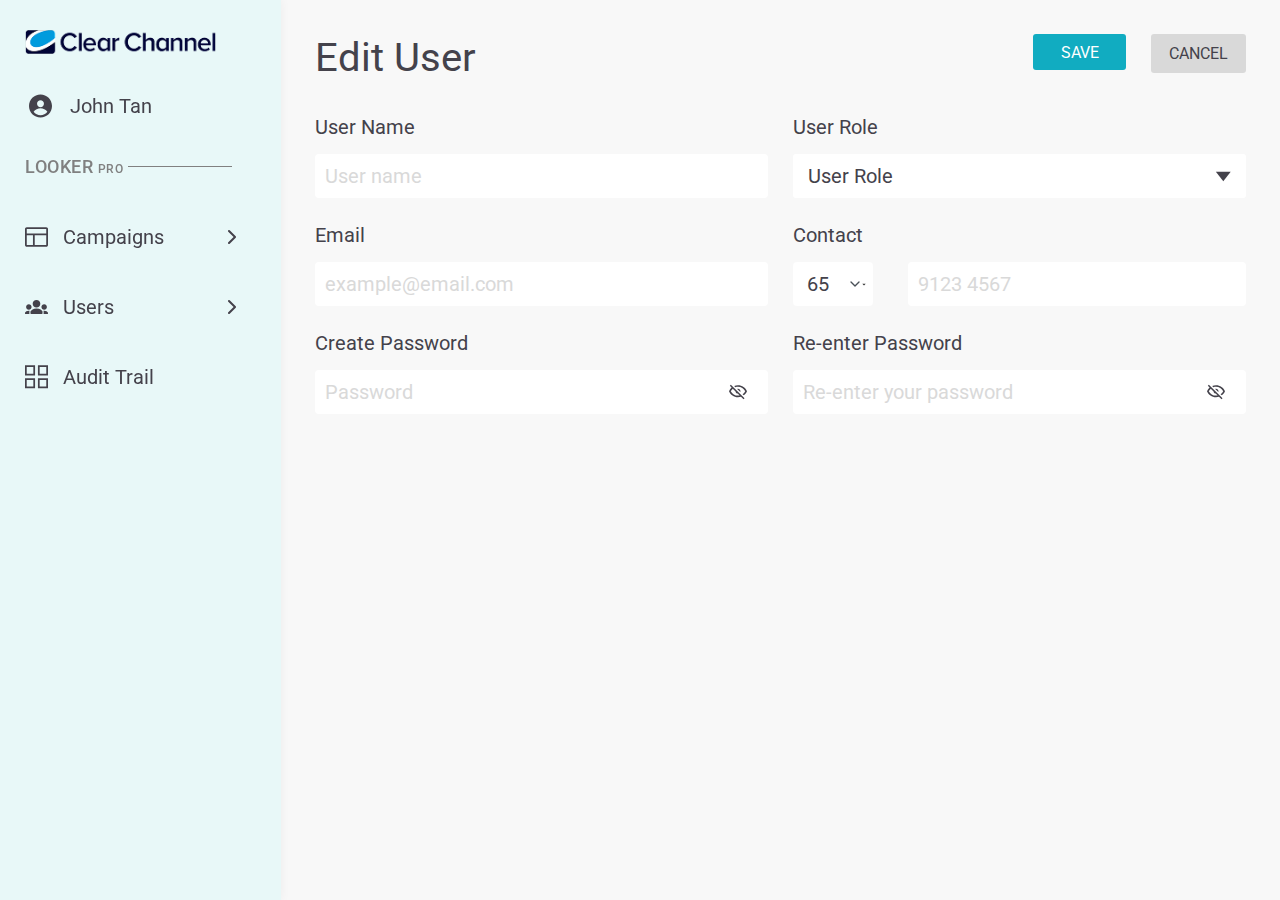
<file: edit-user.html>
<!-- HTML cho sidebar -->
<!DOCTYPE html>
<html lang="en">
<head>
    <meta charset="UTF-8">
    <meta name="viewport" content="width=device-width, initial-scale=1.0">
    <title>Clear Channel Dashboard</title>
    <link rel="preconnect" href="https://fonts.googleapis.com">
    <link rel="preconnect" href="https://fonts.gstatic.com" crossorigin>
    <link href="https://fonts.googleapis.com/css2?family=Roboto:ital,wght@0,100..900;1,100..900&display=swap" rel="stylesheet">
    <!-- Font Awesome cho icons -->
    <link rel="stylesheet" href="https://cdnjs.cloudflare.com/ajax/libs/font-awesome/6.4.0/css/all.min.css">
    <link rel="stylesheet" href="style/style.css">
    <style>
      
    </style>
</head>
<body>
    <div class="app-container">
        <aside class="sidebar">
            <div class="logo">
                <img src="images/logo-side.png" alt="Clear Channel">
            </div>
            <div class="user-profile">
                <div class="user-avatar">
                    <svg xmlns="http://www.w3.org/2000/svg" width="23" height="24" viewBox="0 0 23 24" fill="none">
                        <path fill-rule="evenodd" clip-rule="evenodd" d="M11.5 23.5C17.8514 23.5 23 18.3514 23 12C23 5.64855 17.8514 0.5 11.5 0.5C5.14855 0.5 0 5.64855 0 12C0 18.3514 5.14855 23.5 11.5 23.5ZM14.95 9.7C14.95 10.615 14.5865 11.4925 13.9395 12.1395C13.2925 12.7865 12.415 13.15 11.5 13.15C10.585 13.15 9.70748 12.7865 9.06048 12.1395C8.41348 11.4925 8.05 10.615 8.05 9.7C8.05 8.785 8.41348 7.90748 9.06048 7.26048C9.70748 6.61348 10.585 6.25 11.5 6.25C12.415 6.25 13.2925 6.61348 13.9395 7.26048C14.5865 7.90748 14.95 8.785 14.95 9.7ZM4.6 17.75C5.40271 16.6781 6.44433 15.8081 7.64211 15.2092C8.8399 14.6103 10.1608 14.299 11.5 14.3C12.8392 14.299 14.1601 14.6103 15.3579 15.2092C16.5557 15.8081 17.5973 16.6781 18.4 17.75C17.5973 18.8219 16.5557 19.6919 15.3579 20.2908C14.1601 20.8897 12.8392 21.201 11.5 21.2C10.1608 21.201 8.8399 20.8897 7.64211 20.2908C6.44433 19.6919 5.40271 18.8219 4.6 17.75Z" fill="#44424B"/>
                      </svg>
                </div>
                <div class="user-info">
                    <h3 class="user-name">John Tan</h3>
                    
                </div>
            </div>
            <div class="divider"><span>LOOKER <small>PRO</small></span></div>
            <nav class="nav-menu">
                <ul>
                    
                    <li class="nav-item">
                        <a href="#">
                            <svg xmlns="http://www.w3.org/2000/svg" width="23" height="20" viewBox="0 0 23 20" fill="none">
                                <path d="M21.2308 0.142822H1.76923C1.3 0.142822 0.849991 0.331644 0.518196 0.667748C0.1864 1.00385 0 1.45971 0 1.93503V18.0649C0 18.5402 0.1864 18.9961 0.518196 19.3322C0.849991 19.6683 1.3 19.8571 1.76923 19.8571H21.2308C21.7 19.8571 22.15 19.6683 22.4818 19.3322C22.8136 18.9961 23 18.5402 23 18.0649V1.93503C23 1.45971 22.8136 1.00385 22.4818 0.667748C22.15 0.331644 21.7 0.142822 21.2308 0.142822ZM21.2308 1.93503V6.41555H1.76923V1.93503H21.2308ZM1.76923 8.20776H7.96154V18.0649H1.76923V8.20776ZM21.2308 18.0649H9.73077V8.20776H21.2308V18.0649Z" fill="#44424B"/>
                            </svg>
                            <h3>Campaigns</h3>
                            <i class="fas fa-chevron-right arrow"></i>
                        </a>
                    </li>
                    <li class="nav-item">
                        <a href="user.html">
                            <svg xmlns="http://www.w3.org/2000/svg" width="23" height="14" viewBox="0 0 23 14" fill="none">
                                <path fill-rule="evenodd" clip-rule="evenodd" d="M4.63778 10.8247C4.38588 10.7892 4.1181 10.7692 3.83333 10.7692C1.73595 10.7692 0.564594 11.8575 0.115547 12.3997C0.0427135 12.4928 0.00383541 12.607 0.00383541 12.7249C0.00383541 12.7282 0.00383153 12.7314 0.00328391 12.7341C-1.80493e-06 12.9333 0 13.1972 0 13.4615C0 13.7588 0.245333 14 0.547619 14H4.47514C4.41326 13.8288 4.38095 13.6468 4.38095 13.4615C4.38095 12.8488 4.38095 12.1186 4.38314 11.6873C4.38314 11.3804 4.4724 11.0815 4.63778 10.8247ZM16.9762 14H6.02381C5.87869 14 5.73905 13.9435 5.63664 13.8422C5.53369 13.7415 5.47619 13.6042 5.47619 13.4615C5.47619 12.8504 5.47619 12.1235 5.47838 11.6905C5.47838 11.6895 5.47838 11.6884 5.47838 11.6873C5.47838 11.5635 5.52219 11.4439 5.6016 11.3481C6.28119 10.5851 8.33476 8.61539 11.5 8.61539C15.0825 8.61539 16.8815 10.5813 17.4318 11.3228C17.4926 11.4138 17.5238 11.5166 17.5238 11.6216V13.4615C17.5238 13.6042 17.4663 13.7415 17.3634 13.8422C17.261 13.9435 17.1213 14 16.9762 14ZM18.5249 14H22.4524C22.7547 14 23 13.7588 23 13.4615V12.7244C23 12.6054 22.96 12.4902 22.8866 12.3959C22.4354 11.8575 21.2635 10.7692 19.1667 10.7692C18.8967 10.7692 18.642 10.787 18.4022 10.8193C18.544 11.0632 18.619 11.34 18.619 11.6227V13.4615C18.619 13.6468 18.5867 13.8288 18.5249 14ZM3.83333 4.30769C2.3219 4.30769 1.09524 5.51385 1.09524 7C1.09524 8.48615 2.3219 9.69231 3.83333 9.69231C5.34476 9.69231 6.57143 8.48615 6.57143 7C6.57143 5.51385 5.34476 4.30769 3.83333 4.30769ZM19.1667 4.30769C17.6552 4.30769 16.4286 5.51385 16.4286 7C16.4286 8.48615 17.6552 9.69231 19.1667 9.69231C20.6781 9.69231 21.9048 8.48615 21.9048 7C21.9048 5.51385 20.6781 4.30769 19.1667 4.30769ZM11.5 0C9.38455 0 7.66667 1.68915 7.66667 3.76923C7.66667 5.84931 9.38455 7.53846 11.5 7.53846C13.6155 7.53846 15.3333 5.84931 15.3333 3.76923C15.3333 1.68915 13.6155 0 11.5 0Z" fill="#44424B"/>
                              </svg>
                            <h3>Users</h3>
                            <i class="fas fa-chevron-right arrow"></i>
                        </a>
                    </li>
                    <li class="nav-item">
                        <a href="#">
                            <svg xmlns="http://www.w3.org/2000/svg" width="23" height="24" viewBox="0 0 40 41" fill="none">
                                <path fill-rule="evenodd" clip-rule="evenodd" d="M14.5 3.22217H3V14.7222H14.5V3.22217ZM37 3.22217H25.5V14.7222H37V3.22217ZM37 25.7222H25.5V37.2222H37V25.7222ZM14.5 25.7222H3V37.2222H14.5V25.7222ZM3 0.222168H0V3.22217V14.7222V17.7222H3H14.5H17.5V14.7222V3.22217V0.222168H14.5H3ZM25.5 0.222168H22.5V3.22217V14.7222V17.7222H25.5H37H40V14.7222V3.22217V0.222168H37H25.5ZM37 22.7222H40V25.7222V37.2222V40.2222H37H25.5H22.5V37.2222V25.7222V22.7222H25.5H37ZM3 22.7222H0V25.7222V37.2222V40.2222H3H14.5H17.5V37.2222V25.7222V22.7222H14.5H3Z" fill="#44424B"/>
                              </svg>
                            <h3>Audit Trail</h3>
                        </a>
                    </li>
                </ul>
            </nav>
        </aside>
        <main class="main-content">
           <div class="main-content__top">
            <div class="burger-menu" id="burger-menu">
              <i class="fas fa-bars"></i>
            </div>

            <h1 class="title">
                Edit User
            </h1>
            <div class="button-group">
                <div class="button-group__add btn-add">
                    SAVE
                </div>
                <div class="button-group__cancel btn-cancel">
                    CANCEL
                </div>
            </div>
           </div>
           <div class="user-form">
            <form>
              <div class="form-row">
                <div class="form-group">
                  <label for="userName">User Name</label>
                  <div class="form-control">
                    <input type="text" id="userName" placeholder="User name">
                  </div>
                </div>
                <div class="form-group">
                  <label for="userRole">User Role</label>
                  <div class="form-control">
                    <!-- <select id="userRole">
                      <option value="" selected disabled>User Role</option>
                      <option value="admin">Admin</option>
                      <option value="user">User</option>
                      <option value="moderator">Moderator</option>
                    </select> -->
                    <div class="fill-input" id="customSelectRole">
                        <div class="select-header" onclick="toggleDropdown('dropdownRole')">
                            <span id="userRole"  class="placeholder active">User Role</span>
                            <svg class="icon" xmlns="http://www.w3.org/2000/svg" width="14" height="9" viewBox="0 0 14 9" fill="none">
                                <path d="M7.24609 9L0.750903 0.75L13.7413 0.750001L7.24609 9Z" fill="#44424B"/>
                            </svg>
                        </div>
                        <div class="dropdown" id="dropdownRole">
                            <div class="dropdown-item" onclick="selectOption('Admin', 'userRole', 'dropdownRole')">
                                <div class="el-val">Admin</div>
                            </div>
                            <div class="dropdown-item" onclick="selectOption('User', 'userRole', 'dropdownRole')">
                                <div class="el-val">User</div>
                            </div>
                            <div class="dropdown-item" onclick="selectOption('Viewer', 'userRole', 'dropdownRole')">
                                <div class="el-val">Viewer</div>
                            </div>

                        </div>
                    </div>
                   
                  </div>
                </div>
              </div>
        
              <div class="form-row">
                <div class="form-group">
                  <label for="email">Email</label>
                  <div class="form-control">
                    <input type="email" id="email" placeholder="example@email.com">
                  </div>
                </div>
                <div class="form-group">
                  <label for="contact">Contact</label>
                  <div class="form-control phone-input">
                    <!-- <input type="text" class="country-code" value="65" readonly> -->
                    <div class="select-wrapper">
                    <select cllass="country-code" id="country-code">
                        <option value="65" selected >65</option>
                        <option value="84">84</option>
                        <option value="66">66</option>
                        <option value="68">68</option>
                      </select>
                      </div>
                    <input type="tel" id="contact" placeholder="9123 4567">
                  </div>
                </div>
              </div>
        
              <div class="form-row">
                <div class="form-group">
                  <label for="password">Create Password</label>
                  <div class="form-control password-input">
                    <input class="password" type="password" id="password" placeholder="Password">
                    <button type="button" class="toggle-password">
                    <svg xmlns="http://www.w3.org/2000/svg" width="20" height="17" viewBox="0 0 20 17" fill="none">
                      <path d="M0.909091 1.62889L2.07273 0.5L17.2727 15.3622L16.1182 16.5L13.3182 13.7622C12.2727 14.1 11.1636 14.2778 10 14.2778C5.45455 14.2778 1.57273 11.5133 0 7.61111C0.627273 6.04667 1.62727 4.66889 2.9 3.57556L0.909091 1.62889ZM10 4.94444C10.7233 4.94444 11.417 5.2254 11.9285 5.72549C12.4399 6.22559 12.7273 6.90387 12.7273 7.61111C12.7277 7.91384 12.6755 8.21443 12.5727 8.5L9.09091 5.09556C9.38297 4.9951 9.69039 4.944 10 4.94444ZM10 0.944444C14.5455 0.944444 18.4273 3.70889 20 7.61111C19.2576 9.45372 17.9969 11.0532 16.3636 12.2244L15.0727 10.9533C16.33 10.1031 17.3439 8.95254 18.0182 7.61111C17.2833 6.14432 16.1423 4.90856 14.7249 4.04431C13.3074 3.18007 11.6704 2.72201 10 2.72222C9.00909 2.72222 8.03636 2.88222 7.12727 3.16667L5.72727 1.80667C7.03636 1.25556 8.48182 0.944444 10 0.944444ZM1.98182 7.61111C2.71668 9.0779 3.85769 10.3137 5.27512 11.1779C6.69256 12.0422 8.32956 12.5002 10 12.5C10.6273 12.5 11.2455 12.4378 11.8182 12.3133L9.74545 10.2778C9.11287 10.2115 8.52257 9.93544 8.0727 9.49558C7.62284 9.05571 7.34053 8.47852 7.27273 7.86L4.18182 4.82889C3.28182 5.58444 2.52727 6.52667 1.98182 7.61111Z" fill="#44424B"/>
                    </svg>
                    </button>
                  </div>
                </div>
                <div class="form-group">
                  <label for="confirmPassword">Re-enter Password</label>
                  <div class="form-control password-input">
                    <input class="password" type="password" id="confirmPassword" placeholder="Re-enter your password">
                    <button type="button" class="toggle-password">
                    <svg xmlns="http://www.w3.org/2000/svg" width="20" height="17" viewBox="0 0 20 17" fill="none">
                      <path d="M0.909091 1.62889L2.07273 0.5L17.2727 15.3622L16.1182 16.5L13.3182 13.7622C12.2727 14.1 11.1636 14.2778 10 14.2778C5.45455 14.2778 1.57273 11.5133 0 7.61111C0.627273 6.04667 1.62727 4.66889 2.9 3.57556L0.909091 1.62889ZM10 4.94444C10.7233 4.94444 11.417 5.2254 11.9285 5.72549C12.4399 6.22559 12.7273 6.90387 12.7273 7.61111C12.7277 7.91384 12.6755 8.21443 12.5727 8.5L9.09091 5.09556C9.38297 4.9951 9.69039 4.944 10 4.94444ZM10 0.944444C14.5455 0.944444 18.4273 3.70889 20 7.61111C19.2576 9.45372 17.9969 11.0532 16.3636 12.2244L15.0727 10.9533C16.33 10.1031 17.3439 8.95254 18.0182 7.61111C17.2833 6.14432 16.1423 4.90856 14.7249 4.04431C13.3074 3.18007 11.6704 2.72201 10 2.72222C9.00909 2.72222 8.03636 2.88222 7.12727 3.16667L5.72727 1.80667C7.03636 1.25556 8.48182 0.944444 10 0.944444ZM1.98182 7.61111C2.71668 9.0779 3.85769 10.3137 5.27512 11.1779C6.69256 12.0422 8.32956 12.5002 10 12.5C10.6273 12.5 11.2455 12.4378 11.8182 12.3133L9.74545 10.2778C9.11287 10.2115 8.52257 9.93544 8.0727 9.49558C7.62284 9.05571 7.34053 8.47852 7.27273 7.86L4.18182 4.82889C3.28182 5.58444 2.52727 6.52667 1.98182 7.61111Z" fill="#44424B"/>
                    </svg>
                    </button>
                  </div>
                </div>
              </div>
            </form>
            <p class="error"
            id="error">

            </p>
          </div>
            
        </main>
    </div>
</body>
<script>
    //function active 
    const navItems = document.querySelectorAll('.nav-item');
    navItems.forEach(item => {
        item.addEventListener('click', () => {
            navItems.forEach(item => item.classList.remove('active'));
            item.classList.add('active');
        });
    })
    const slugPage = window.location.pathname;
    const navItem = document.querySelector(`.nav-item a[href="${slugPage}"]`);
    if(navItem){
        navItem.classList.add('active');
    }
</script>
<script>
    document.querySelectorAll('.form-row').forEach(wrapper => {
        const input = wrapper.querySelector('.password');
        const icon = wrapper.querySelector('.toggle-password');
        if(icon && input) {
          console.log(icon);
            icon.addEventListener('click', () => {
          if (input.type === 'password') {
            input.type = '*';
            icon.classList.add('active');
          } else {
            input.type = 'password';
            icon.classList.remove('active');
          }
        });
        }
      });
</script>
<script>
   
    document.addEventListener('DOMContentLoaded', () => {
        const data = [
        {
          id:1,
          name: "John Tan",
          email: "johntan@gmail.com",
          contact: "9090 1010",
          role: "Admin",
          code:65,
          lastLogin: "05/12/2024 10:00 AM",
          enabled: true
      },
      {
          id:2,
          name: "Lily Loh",
          email: "lilylily@yahoo.com",
          contact: "8765 1065",
          role: "Viewer",
          code:65,
          lastLogin: "05/12/2024 10:00 AM",
          enabled: true
      },
      {
          id:3,
          name: "Cheryl Ng",
          email: "cherylngng@gmail.com",
          contact: "9763 1234",
          role: "Viewer",
          code:65,
          lastLogin: "05/12/2024 10:00 AM",
          enabled: false
      }

        ];
        function getQueryParam(param) {
            const urlParams = new URLSearchParams(window.location.search);
            return urlParams.get(param);
          }
          
         
          const itemId = getQueryParam("id");
          const item = data.find((item)=>item.id == itemId)
          console.log(item,'Itemmmmm')
        if(item.name){
               document.getElementById('userName').value = item.name;
                document.getElementById('userRole').textContent = item.role;
                document.getElementById('email').value = item.email;
                document.getElementById('country-code').value = item.code;
                document.getElementById('contact').value = item.contact;
                document.getElementById('password').value = item.password;
                document.getElementById('confirmPassword').value = item.repass;
        }
 
     
    });
    document.querySelector('.btn-add').addEventListener('click', function (event) {
        event.preventDefault();

        const userName = document.getElementById('userName').value.trim();
        const userRole = document.getElementById('userRole').value;
        const email = document.getElementById('email').value.trim();
        const contact = document.getElementById('contact').value.trim();
        const password = document.getElementById('password').value;
        const confirmPassword = document.getElementById('confirmPassword').value;

        const errors = [];
        if (!userName) {
            errors.push('User Name is required.');
        }

        if (!userRole) {
            errors.push('User Role is required.');
        }

        if (!email || !validateEmail(email)) {
            errors.push('Please enter a valid email address.');
        }

        if (!contact || !/^\d{8}$/.test(contact)) {
            errors.push('Please enter a valid contact number (8 digits).');
        }

        if (password.length < 10) {
            errors.push('Password must be at least 10 characters long.');
        }
        
        
        if (!/[A-Z]/.test(password)) {
            errors.push('Password must contain at least one uppercase letter.');
        }

        if (!/[a-z]/.test(password)) {
            errors.push('Password must contain at least one lowercase letter.');
        }

        if (!/[0-9]/.test(password)) {
            errors.push('Password must contain at least one number.');
        }
        if (!/[!@#$%^&*(),.?":{}|<>]/.test(password)) {
            errors.push('Password must contain at least one special character (e.g., !, @, #, etc.).');
        }
        if(password === userName){
            errors.push('Do not use your email or name')
        }
        if(password === email){
            errors.push('Do not use your email or name')
        }

        if (password !== confirmPassword) {
            errors.push('Passwords do not match.');
        }

        const errorElement = document.getElementById('error');
        errorElement.innerHTML = '';
        if (errors.length > 0) {
            const errorList = document.createElement('ul');
            errors.forEach(error => {
                const listItem = document.createElement('li');
                listItem.textContent = error;
                errorList.appendChild(listItem);
            });
            errorElement.appendChild(errorList);
            
            return;
        }

        alert('User updated successfully!');
    });

    function validateEmail(email) {
        const emailRegex = /^[^\s@]+@[^\s@]+\.[^\s@]+$/;
        return emailRegex.test(email);
    }
</script>
<script>
  function toggleDropdown(dropdownId) {
      const dropdown = document.getElementById(dropdownId);
      dropdown.style.display = dropdown.style.display === "block" ? "none" : "block";
  }

  function selectOption(value, selectedValueId, dropdownId) {
      const selectedValue = document.getElementById(selectedValueId);
      const dropdown = document.getElementById(dropdownId);
      selectedValue.textContent = value;
      selectedValue.classList.add('active')
      dropdown.style.display = "none";
  }

  document.addEventListener("click", (event) => {
      const customSelectRole = document.getElementById("customSelectRole");
     
      const dropdownRole = document.getElementById("dropdownRole");
      

      if (!customSelectRole.contains(event.target)) {
          dropdownRole.style.display = "none";
      }
     
  });
</script>
<script>
  document.addEventListener('DOMContentLoaded', () => {
    console.log('DOM loaded');
    const burger = document.getElementById('burger-menu');
    const sidebar = document.querySelector('.sidebar');
    const overlay = document.createElement('div');
    overlay.classList.add('sidebar-overlay');
    document.body.appendChild(overlay);

    burger.addEventListener('click', () => {
      sidebar.classList.toggle('active');
   
      overlay.classList.toggle('active');
    });

    overlay.addEventListener('click', () => {
      sidebar.classList.remove('active');
     
      overlay.classList.remove('active');
    });
  });
</script>
</html>
</file>
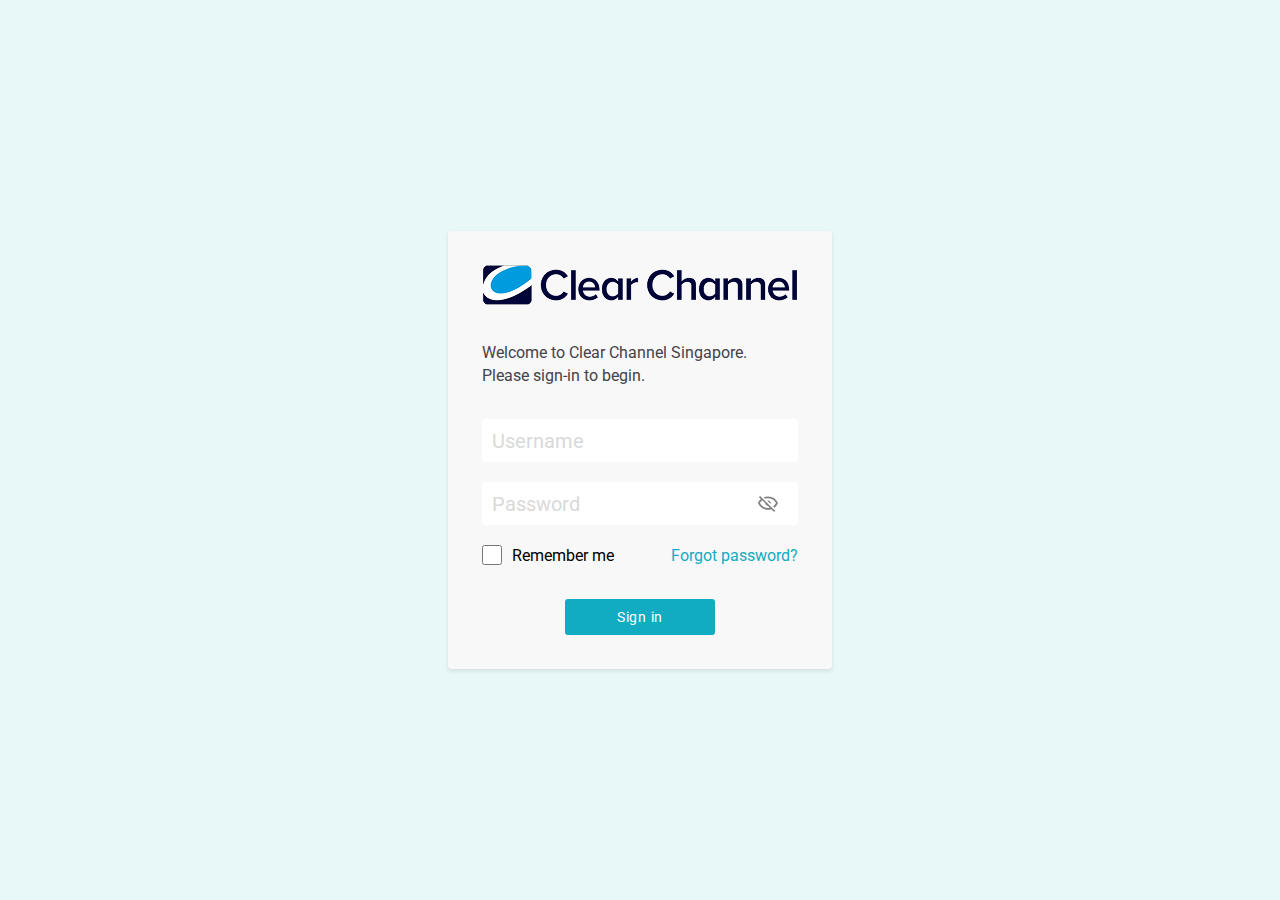
<file: login.html>
<!DOCTYPE html>
<html lang="en">
    <head>
        <meta charset="UTF-8">
        <meta name="viewport" content="width=device-width, initial-scale=1.0">
        <title>Document</title>
        <link href="/style/style.css" rel="stylesheet">
        <link rel="preconnect" href="https://fonts.googleapis.com">
        <link rel="preconnect" href="https://fonts.gstatic.com" crossorigin>
        <link href="https://fonts.googleapis.com/css2?family=Roboto:ital,wght@0,100..900;1,100..900&display=swap" rel="stylesheet">
    </head>
    <body>
        <section class="login">
            <div class="login-container">
                <div class="login-main">
                    <div class="login-main__logo">
                        <img src="images/logo-log.png" alt="logo">
                    </div>
                    <div class="login-main__title">
                        <p class="p1">Welcome to Clear Channel Singapore.</p>
                        <p class="p1">Please sign-in to begin.</p>
                    </div>
                    <form @submit.prevent="handleLogin"
                        class="login-main__form">
                        <div class="input-group">
                            <input class="input-form" type="text"
                                name="username" placeholder="username" />
                            <div class="password-wrapper">
                                <input
                                    class="input-form"
                                    type="password"
                                    name="password"
                                    placeholder="password"
                                    class="input-pass" />
                                <svg class="icon" 
                                    xmlns="http://www.w3.org/2000/svg"
                                    width="20" height="17" viewBox="0 0 20 17"
                                    fill="none">
                                    <path
                                        d="M0.909091 1.62889L2.07273 0.5L17.2727 15.3622L16.1182 16.5L13.3182 13.7622C12.2727 14.1 11.1636 14.2778 10 14.2778C5.45455 14.2778 1.57273 11.5133 0 7.61111C0.627273 6.04667 1.62727 4.66889 2.9 3.57556L0.909091 1.62889ZM10 4.94444C10.7233 4.94444 11.417 5.2254 11.9285 5.72549C12.4399 6.22559 12.7273 6.90387 12.7273 7.61111C12.7277 7.91384 12.6755 8.21443 12.5727 8.5L9.09091 5.09556C9.38297 4.9951 9.69039 4.944 10 4.94444ZM10 0.944444C14.5455 0.944444 18.4273 3.70889 20 7.61111C19.2576 9.45372 17.9969 11.0532 16.3636 12.2244L15.0727 10.9533C16.33 10.1031 17.3439 8.95254 18.0182 7.61111C17.2833 6.14432 16.1423 4.90856 14.7249 4.04431C13.3074 3.18007 11.6704 2.72201 10 2.72222C9.00909 2.72222 8.03636 2.88222 7.12727 3.16667L5.72727 1.80667C7.03636 1.25556 8.48182 0.944444 10 0.944444ZM1.98182 7.61111C2.71668 9.0779 3.85769 10.3137 5.27512 11.1779C6.69256 12.0422 8.32956 12.5002 10 12.5C10.6273 12.5 11.2455 12.4378 11.8182 12.3133L9.74545 10.2778C9.11287 10.2115 8.52257 9.93544 8.0727 9.49558C7.62284 9.05571 7.34053 8.47852 7.27273 7.86L4.18182 4.82889C3.28182 5.58444 2.52727 6.52667 1.98182 7.61111Z"
                                        fill="#808080" />
                                </svg>
                            </div>
                        </div>

                        <div class="login-form__options">
                            <div class="login-form__options-remember">
                                <input class="remember" type="checkbox" />
                                <label for="remember">Remember me</label>
                            </div>
                            <div class="login-form__options-forgot">
                                <a href="forgot">Forgot password?</a>

                            </div>
                        </div>
                        <button type="submit" class="custom-btn">Sign
                            in</button>

                    </form>
                </div>
            </div>
        </section>
    </body>
    <script>
        document.querySelectorAll('.password-wrapper').forEach(wrapper => {
            const input = wrapper.querySelector('.input-form');
            const icon = wrapper.querySelector('.icon');
            if(icon && input) {
              console.log(icon);
                icon.addEventListener('click', () => {
              if (input.type === 'password') {
                input.type = 'text';
                icon.classList.add('active');
              } else {
                input.type = 'password';
                icon.classList.remove('active');
              }
            });
            }
          });
    </script>
    <script>
        function handleLogin(event) {
            event.preventDefault(); 
            const username = document.querySelector('input[name="username"]').value.trim();
            const password = document.querySelector('input[name="password"]').value.trim();

            if (!username || !password) {
                alert("Please enter both username and password. userName : addmin,password : 123456 ");
                return;
            }
            if (username === "admin" && password === "123456") {
                alert("Login successful!");
                window.location.href = "user.html";
            } else {
                alert("Invalid username or password.");
            }
        }
        document.querySelector('.login-main__form').addEventListener('submit', handleLogin);
    </script>
</html>
</file>
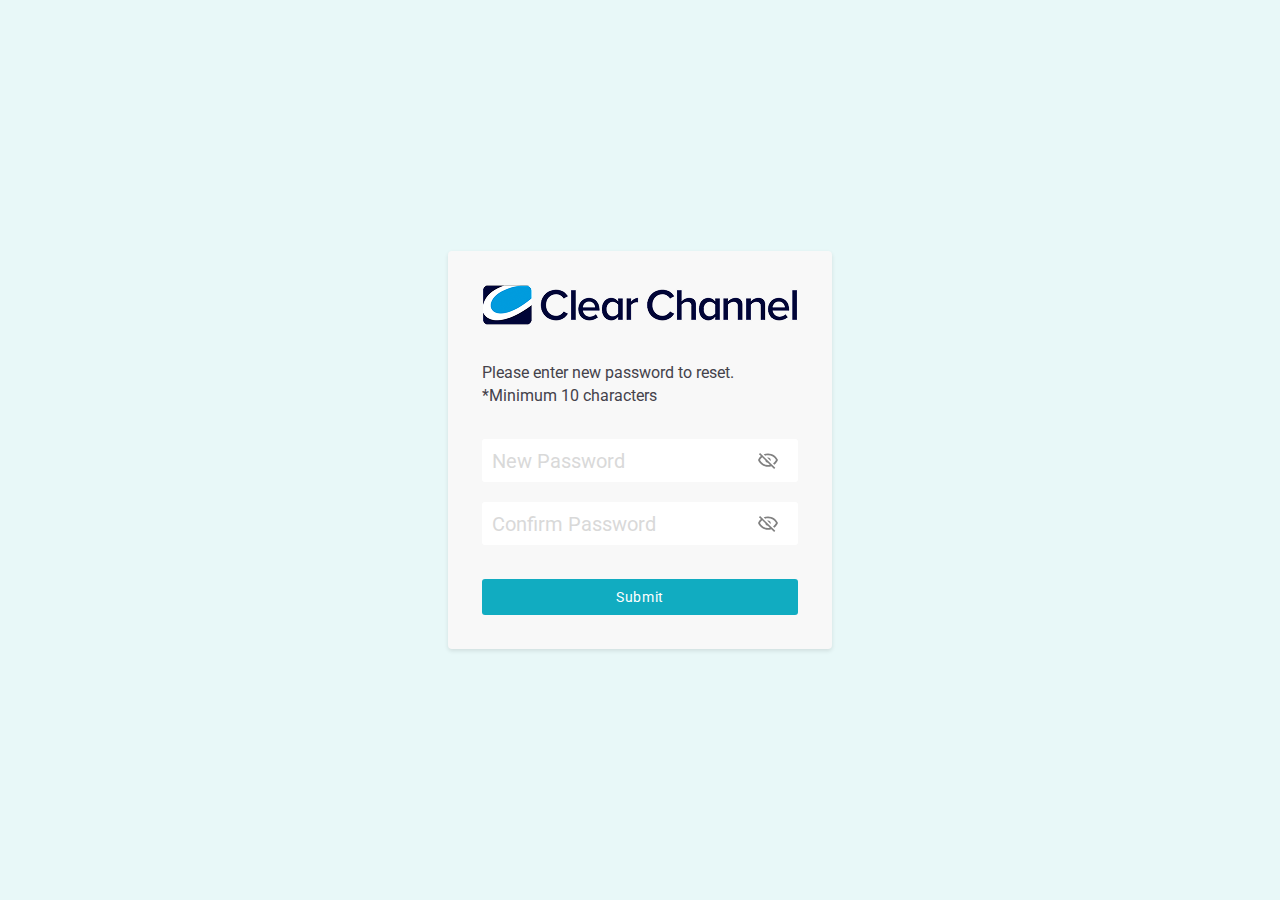
<file: reset-pass.html>
<!DOCTYPE html>
<html lang="en">
    <head>
        <meta charset="UTF-8">
        <meta name="viewport" content="width=device-width, initial-scale=1.0">
        <title>Document</title>
        <link href="/style/style.css" rel="stylesheet">
        <link rel="preconnect" href="https://fonts.googleapis.com">
        <link rel="preconnect" href="https://fonts.gstatic.com" crossorigin>
        <link href="https://fonts.googleapis.com/css2?family=Roboto:ital,wght@0,100..900;1,100..900&display=swap" rel="stylesheet">
    </head>
    <body>
        <section class="login">
            <div class="login-container">
                <div class="login-main">
                    <div class="login-main__logo">
                        <img src="images/logo-log.png" alt="logo">
                    </div>
                    <div class="login-main__title">
                        <p class="p1">Please enter new password to reset.</p>
                        <p class="p1">*Minimum 10 characters</p>
                    </div>
                    <form id="resetPasswordForm"
                        class="login-main__form">
                        <div class="input-group">
                            <div class="password-wrapper">
                                <input
                                    class="input-form"
                                    type="password"
                                    name="password"
                                    placeholder="New password"
                                    class="input-pass" />
                                <svg class="icon" click="toggleEye"
                                    xmlns="http://www.w3.org/2000/svg"
                                    width="20" height="17" viewBox="0 0 20 17"
                                    fill="none">
                                    <path
                                        d="M0.909091 1.62889L2.07273 0.5L17.2727 15.3622L16.1182 16.5L13.3182 13.7622C12.2727 14.1 11.1636 14.2778 10 14.2778C5.45455 14.2778 1.57273 11.5133 0 7.61111C0.627273 6.04667 1.62727 4.66889 2.9 3.57556L0.909091 1.62889ZM10 4.94444C10.7233 4.94444 11.417 5.2254 11.9285 5.72549C12.4399 6.22559 12.7273 6.90387 12.7273 7.61111C12.7277 7.91384 12.6755 8.21443 12.5727 8.5L9.09091 5.09556C9.38297 4.9951 9.69039 4.944 10 4.94444ZM10 0.944444C14.5455 0.944444 18.4273 3.70889 20 7.61111C19.2576 9.45372 17.9969 11.0532 16.3636 12.2244L15.0727 10.9533C16.33 10.1031 17.3439 8.95254 18.0182 7.61111C17.2833 6.14432 16.1423 4.90856 14.7249 4.04431C13.3074 3.18007 11.6704 2.72201 10 2.72222C9.00909 2.72222 8.03636 2.88222 7.12727 3.16667L5.72727 1.80667C7.03636 1.25556 8.48182 0.944444 10 0.944444ZM1.98182 7.61111C2.71668 9.0779 3.85769 10.3137 5.27512 11.1779C6.69256 12.0422 8.32956 12.5002 10 12.5C10.6273 12.5 11.2455 12.4378 11.8182 12.3133L9.74545 10.2778C9.11287 10.2115 8.52257 9.93544 8.0727 9.49558C7.62284 9.05571 7.34053 8.47852 7.27273 7.86L4.18182 4.82889C3.28182 5.58444 2.52727 6.52667 1.98182 7.61111Z"
                                        fill="#808080" />
                                </svg>
                            </div>
                            <div class="password-wrapper">
                                <input
                                    class="input-form"
                                    type="password"
                                    name="confirmPassword"
                                    placeholder="Confirm password"
                                    class="input-pass" />
                                <svg class="icon" click="toggleEye"
                                    xmlns="http://www.w3.org/2000/svg"
                                    width="20" height="17" viewBox="0 0 20 17"
                                    fill="none">
                                    <path
                                        d="M0.909091 1.62889L2.07273 0.5L17.2727 15.3622L16.1182 16.5L13.3182 13.7622C12.2727 14.1 11.1636 14.2778 10 14.2778C5.45455 14.2778 1.57273 11.5133 0 7.61111C0.627273 6.04667 1.62727 4.66889 2.9 3.57556L0.909091 1.62889ZM10 4.94444C10.7233 4.94444 11.417 5.2254 11.9285 5.72549C12.4399 6.22559 12.7273 6.90387 12.7273 7.61111C12.7277 7.91384 12.6755 8.21443 12.5727 8.5L9.09091 5.09556C9.38297 4.9951 9.69039 4.944 10 4.94444ZM10 0.944444C14.5455 0.944444 18.4273 3.70889 20 7.61111C19.2576 9.45372 17.9969 11.0532 16.3636 12.2244L15.0727 10.9533C16.33 10.1031 17.3439 8.95254 18.0182 7.61111C17.2833 6.14432 16.1423 4.90856 14.7249 4.04431C13.3074 3.18007 11.6704 2.72201 10 2.72222C9.00909 2.72222 8.03636 2.88222 7.12727 3.16667L5.72727 1.80667C7.03636 1.25556 8.48182 0.944444 10 0.944444ZM1.98182 7.61111C2.71668 9.0779 3.85769 10.3137 5.27512 11.1779C6.69256 12.0422 8.32956 12.5002 10 12.5C10.6273 12.5 11.2455 12.4378 11.8182 12.3133L9.74545 10.2778C9.11287 10.2115 8.52257 9.93544 8.0727 9.49558C7.62284 9.05571 7.34053 8.47852 7.27273 7.86L4.18182 4.82889C3.28182 5.58444 2.52727 6.52667 1.98182 7.61111Z"
                                        fill="#808080" />
                                </svg>
                            </div>
                        </div>
                             <button type="submit" class="custom-btn submit">Submit</button>
                    </form>
                 
                </div>
            </div>
        </section>
    </body>

    <script>
  
        document.querySelectorAll('.password-wrapper').forEach(wrapper => {
          const input = wrapper.querySelector('.input-form');
          const icon = wrapper.querySelector('.icon');
          if(icon && input) {
            console.log(icon);
              icon.addEventListener('click', () => {
            if (input.type === 'password') {
              input.type = 'text';
              icon.classList.add('active');
            } else {
              input.type = 'password';
              icon.classList.remove('active');
            }
          });
          }
        });
        document.getElementById('resetPasswordForm').addEventListener('submit', function (event) {
          event.preventDefault();
    
          const newPassword = this.password.value;
          const confirmPassword = this.confirmPassword.value;
    
          if(newPassword === '' || confirmPassword === '') {
            alert('Please enter a password.');
            return;
        }
        if (newPassword.length < 10) {
            alert('Password must be at least 10 characters long.');
            return;
        }
        if (newPassword !== confirmPassword) {
            alert('Passwords do not match.');
            return;
        }
        alert('Password reset successful!');
        window.location.href = 'user.html';
        });
      </script>
</html>
</file>
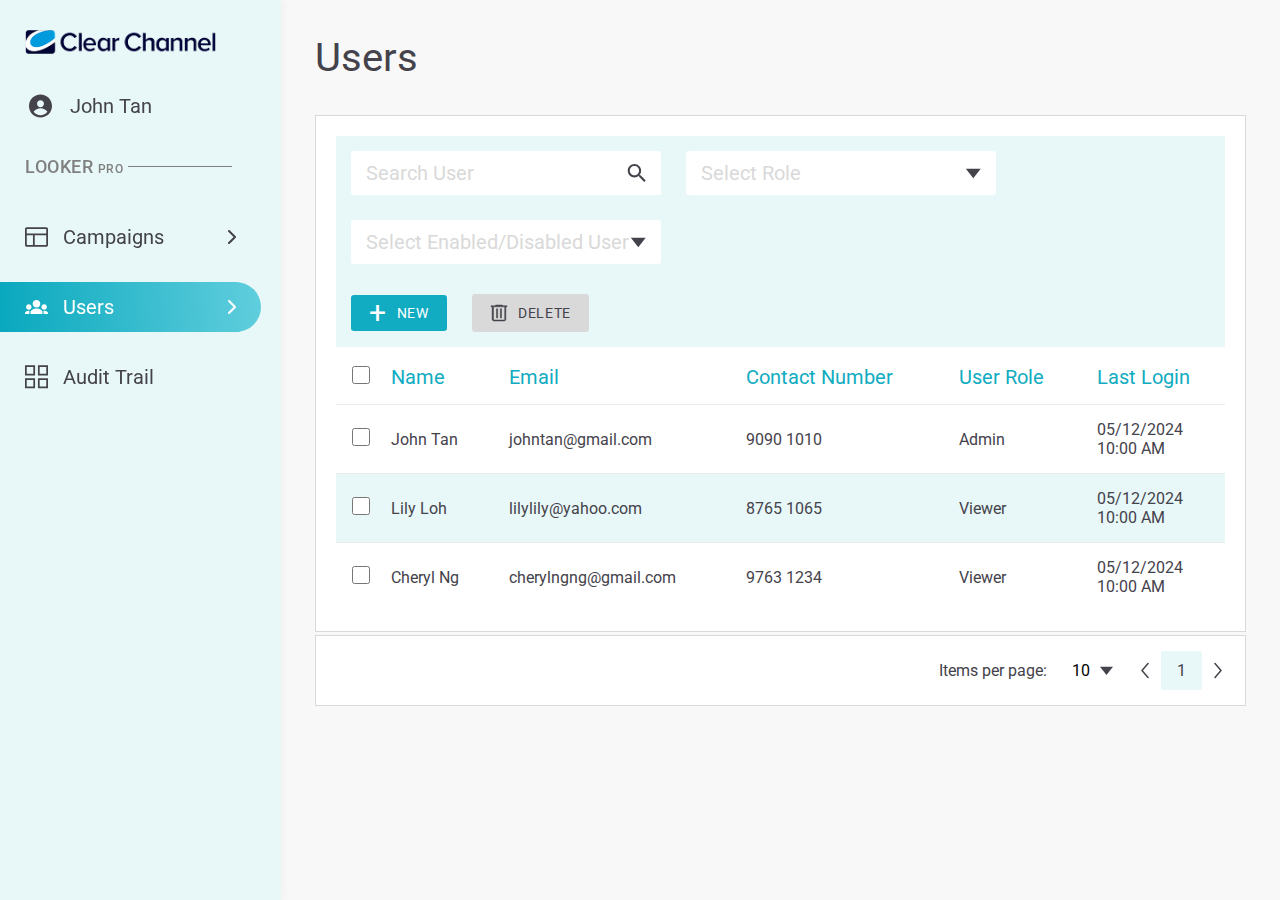
<file: user.html>
<!-- HTML cho sidebar -->
<!DOCTYPE html>
<html lang="en">
<head>
    <meta charset="UTF-8">
    <meta name="viewport" content="width=device-width, initial-scale=1.0">
    <title>Clear Channel Dashboard</title>
    <link rel="preconnect" href="https://fonts.googleapis.com">
    <link rel="preconnect" href="https://fonts.gstatic.com" crossorigin>
    <link href="https://fonts.googleapis.com/css2?family=Roboto:ital,wght@0,100..900;1,100..900&display=swap" rel="stylesheet">
    <!-- Font Awesome cho icons -->
    <link rel="stylesheet" href="https://cdnjs.cloudflare.com/ajax/libs/font-awesome/6.4.0/css/all.min.css">
    <link rel="stylesheet" href="style/style.css">
    <style>
       
          
    </style>
</head>
<body>
    <div class="app-container">
        <aside class="sidebar">
            <div class="logo">
                <img src="images/logo-side.png" alt="Clear Channel">
            </div>
            <div class="user-profile">
                <div class="user-avatar">
                    <svg xmlns="http://www.w3.org/2000/svg" width="23" height="24" viewBox="0 0 23 24" fill="none">
                        <path fill-rule="evenodd" clip-rule="evenodd" d="M11.5 23.5C17.8514 23.5 23 18.3514 23 12C23 5.64855 17.8514 0.5 11.5 0.5C5.14855 0.5 0 5.64855 0 12C0 18.3514 5.14855 23.5 11.5 23.5ZM14.95 9.7C14.95 10.615 14.5865 11.4925 13.9395 12.1395C13.2925 12.7865 12.415 13.15 11.5 13.15C10.585 13.15 9.70748 12.7865 9.06048 12.1395C8.41348 11.4925 8.05 10.615 8.05 9.7C8.05 8.785 8.41348 7.90748 9.06048 7.26048C9.70748 6.61348 10.585 6.25 11.5 6.25C12.415 6.25 13.2925 6.61348 13.9395 7.26048C14.5865 7.90748 14.95 8.785 14.95 9.7ZM4.6 17.75C5.40271 16.6781 6.44433 15.8081 7.64211 15.2092C8.8399 14.6103 10.1608 14.299 11.5 14.3C12.8392 14.299 14.1601 14.6103 15.3579 15.2092C16.5557 15.8081 17.5973 16.6781 18.4 17.75C17.5973 18.8219 16.5557 19.6919 15.3579 20.2908C14.1601 20.8897 12.8392 21.201 11.5 21.2C10.1608 21.201 8.8399 20.8897 7.64211 20.2908C6.44433 19.6919 5.40271 18.8219 4.6 17.75Z" fill="#44424B"/>
                      </svg>
                </div>
                <div class="user-info">
                    <h3 class="user-name">John Tan</h3>
                    
                </div>
            </div>
            
            <div class="divider"><span>LOOKER <small>PRO</small></span></div>
            <nav class="nav-menu">
                <ul>
                   
                    <li class="nav-item">
                        <a href="campaign.html">
                            <svg xmlns="http://www.w3.org/2000/svg" width="23" height="20" viewBox="0 0 23 20" fill="none">
                                <path d="M21.2308 0.142822H1.76923C1.3 0.142822 0.849991 0.331644 0.518196 0.667748C0.1864 1.00385 0 1.45971 0 1.93503V18.0649C0 18.5402 0.1864 18.9961 0.518196 19.3322C0.849991 19.6683 1.3 19.8571 1.76923 19.8571H21.2308C21.7 19.8571 22.15 19.6683 22.4818 19.3322C22.8136 18.9961 23 18.5402 23 18.0649V1.93503C23 1.45971 22.8136 1.00385 22.4818 0.667748C22.15 0.331644 21.7 0.142822 21.2308 0.142822ZM21.2308 1.93503V6.41555H1.76923V1.93503H21.2308ZM1.76923 8.20776H7.96154V18.0649H1.76923V8.20776ZM21.2308 18.0649H9.73077V8.20776H21.2308V18.0649Z" fill="#44424B"/>
                            </svg>
                            <h3>Campaigns</h3>
                            <i class="fas fa-chevron-right arrow"></i>
                        </a>
                    </li>
                    <li class="nav-item active">
                        <a href="user.html">
                            <svg xmlns="http://www.w3.org/2000/svg" width="23" height="14" viewBox="0 0 23 14" fill="none">
                                <path fill-rule="evenodd" clip-rule="evenodd" d="M4.63778 10.8247C4.38588 10.7892 4.1181 10.7692 3.83333 10.7692C1.73595 10.7692 0.564594 11.8575 0.115547 12.3997C0.0427135 12.4928 0.00383541 12.607 0.00383541 12.7249C0.00383541 12.7282 0.00383153 12.7314 0.00328391 12.7341C-1.80493e-06 12.9333 0 13.1972 0 13.4615C0 13.7588 0.245333 14 0.547619 14H4.47514C4.41326 13.8288 4.38095 13.6468 4.38095 13.4615C4.38095 12.8488 4.38095 12.1186 4.38314 11.6873C4.38314 11.3804 4.4724 11.0815 4.63778 10.8247ZM16.9762 14H6.02381C5.87869 14 5.73905 13.9435 5.63664 13.8422C5.53369 13.7415 5.47619 13.6042 5.47619 13.4615C5.47619 12.8504 5.47619 12.1235 5.47838 11.6905C5.47838 11.6895 5.47838 11.6884 5.47838 11.6873C5.47838 11.5635 5.52219 11.4439 5.6016 11.3481C6.28119 10.5851 8.33476 8.61539 11.5 8.61539C15.0825 8.61539 16.8815 10.5813 17.4318 11.3228C17.4926 11.4138 17.5238 11.5166 17.5238 11.6216V13.4615C17.5238 13.6042 17.4663 13.7415 17.3634 13.8422C17.261 13.9435 17.1213 14 16.9762 14ZM18.5249 14H22.4524C22.7547 14 23 13.7588 23 13.4615V12.7244C23 12.6054 22.96 12.4902 22.8866 12.3959C22.4354 11.8575 21.2635 10.7692 19.1667 10.7692C18.8967 10.7692 18.642 10.787 18.4022 10.8193C18.544 11.0632 18.619 11.34 18.619 11.6227V13.4615C18.619 13.6468 18.5867 13.8288 18.5249 14ZM3.83333 4.30769C2.3219 4.30769 1.09524 5.51385 1.09524 7C1.09524 8.48615 2.3219 9.69231 3.83333 9.69231C5.34476 9.69231 6.57143 8.48615 6.57143 7C6.57143 5.51385 5.34476 4.30769 3.83333 4.30769ZM19.1667 4.30769C17.6552 4.30769 16.4286 5.51385 16.4286 7C16.4286 8.48615 17.6552 9.69231 19.1667 9.69231C20.6781 9.69231 21.9048 8.48615 21.9048 7C21.9048 5.51385 20.6781 4.30769 19.1667 4.30769ZM11.5 0C9.38455 0 7.66667 1.68915 7.66667 3.76923C7.66667 5.84931 9.38455 7.53846 11.5 7.53846C13.6155 7.53846 15.3333 5.84931 15.3333 3.76923C15.3333 1.68915 13.6155 0 11.5 0Z" fill="#44424B"/>
                              </svg>
                            <h3>Users</h3>
                            <i class="fas fa-chevron-right arrow"></i>
                        </a>
                    </li>
                    <li class="nav-item">
                        <a href="#">
                            <svg xmlns="http://www.w3.org/2000/svg" width="23" height="24" viewBox="0 0 40 41" fill="none">
                                <path fill-rule="evenodd" clip-rule="evenodd" d="M14.5 3.22217H3V14.7222H14.5V3.22217ZM37 3.22217H25.5V14.7222H37V3.22217ZM37 25.7222H25.5V37.2222H37V25.7222ZM14.5 25.7222H3V37.2222H14.5V25.7222ZM3 0.222168H0V3.22217V14.7222V17.7222H3H14.5H17.5V14.7222V3.22217V0.222168H14.5H3ZM25.5 0.222168H22.5V3.22217V14.7222V17.7222H25.5H37H40V14.7222V3.22217V0.222168H37H25.5ZM37 22.7222H40V25.7222V37.2222V40.2222H37H25.5H22.5V37.2222V25.7222V22.7222H25.5H37ZM3 22.7222H0V25.7222V37.2222V40.2222H3H14.5H17.5V37.2222V25.7222V22.7222H14.5H3Z" fill="#44424B"/>
                              </svg>
                            <h3>Audit Trail</h3>
                        </a>
                    </li>
                </ul>
            </nav>
        </aside>
        <main class="main-content">
            <div class="burger-menu" id="burger-menu">
                <i class="fas fa-bars"></i>
              </div>
  
            <h1 class="title">Users</h1>
            <div class="user-main">
                <div class="user-main__list">
                    <div class="user-main__list-top">
                        <div class="list-filter">
                            <div class="list-filter__item">
                                <input class="fill-input" name="query"  placeholder="Search User">
                                <svg class="icon" xmlns="http://www.w3.org/2000/svg" width="19" height="19" viewBox="0 0 19 19" fill="none">
                                    <path d="M13.6106 11.8208H12.7976L12.5094 11.5429C13.518 10.3696 14.1252 8.84648 14.1252 7.18954C14.1252 3.49485 11.1303 0.5 7.43563 0.5C3.74095 0.5 0.746094 3.49485 0.746094 7.18954C0.746094 10.8842 3.74095 13.8791 7.43563 13.8791C9.09258 13.8791 10.6157 13.2719 11.789 12.2633L12.0668 12.5515V13.3645L17.2126 18.5L18.7461 16.9666L13.6106 11.8208ZM7.43563 11.8208C4.87302 11.8208 2.80441 9.75214 2.80441 7.18954C2.80441 4.62693 4.87302 2.55832 7.43563 2.55832C9.99824 2.55832 12.0668 4.62693 12.0668 7.18954C12.0668 9.75214 9.99824 11.8208 7.43563 11.8208Z" fill="#44424B"/>
                                  </svg>
                            </div>
                            <div class="list-filter__item">
                                <div class="fill-input" id="customSelectRole">
                                    <div class="select-header" onclick="toggleDropdown('dropdownRole')">
                                        <span id="selectedValueRole" class="placeholder">Select Role</span>
                                        <svg class="icon" xmlns="http://www.w3.org/2000/svg" width="14" height="9" viewBox="0 0 14 9" fill="none">
                                            <path d="M7.24609 9L0.750903 0.75L13.7413 0.750001L7.24609 9Z" fill="#44424B"/>
                                        </svg>
                                    </div>
                                    <div class="dropdown" id="dropdownRole">
                                        <div class="dropdown-item" onclick="selectOption('Admin', 'selectedValueRole', 'dropdownRole')">
                                            <div class="el-val">Admin</div>
                                        </div>
                                        <div class="dropdown-item" onclick="selectOption('User', 'selectedValueRole', 'dropdownRole')">
                                            <div class="el-val">User</div>
                                        </div>
                                        <div class="dropdown-item" onclick="selectOption('Moderator', 'selectedValueRole', 'dropdownRole')">
                                            <div class="el-val">Moderator</div>
                                        </div>
                                    </div>
                                </div>
                            </div>
                            
                            <div class="list-filter__item">
                                <div class="fill-input" id="customSelectStatus">
                                    <div class="select-header" onclick="toggleDropdown('dropdownStatus')">
                                        <span id="selectedValueStatus" class="placeholder">Select Enabled/Disabled User</span>
                                        <svg class="icon" xmlns="http://www.w3.org/2000/svg" width="14" height="9" viewBox="0 0 14 9" fill="none">
                                            <path d="M7.24609 9L0.750903 0.75L13.7413 0.750001L7.24609 9Z" fill="#44424B"/>
                                        </svg>
                                    </div>
                                    <div class="dropdown" id="dropdownStatus">
                                        <div class="dropdown-item" onclick="selectOption('Enable', 'selectedValueStatus', 'dropdownStatus')">
                                            <div class="el-val">Enable</div>
                                        </div>
                                        <div class="dropdown-item" onclick="selectOption('Disable', 'selectedValueStatus', 'dropdownStatus')">
                                            <div class="el-val">Disable</div>
                                        </div>
                                    </div>
                                </div>
                            </div>
                        </div>
                        <div class="list-actions">
                            <a href="/add-user.html" class="list-actions__add">
                              <span class="plus">
                                +
                              </span>
                              NEW
                            </a>
                            <div class="list-actions__delete">
                                <svg xmlns="http://www.w3.org/2000/svg" width="18" height="18" viewBox="0 0 18 18" fill="none">
                                    <path d="M3.98857 17C3.4781 17 3.04267 16.8404 2.68229 16.5211C2.32267 16.2019 2.14286 15.8153 2.14286 15.3614V2.79581H1V1.78123H5.57143V1H12.4286V1.78123H17V2.79581H15.8571V15.3614C15.8571 15.8282 15.6811 16.2178 15.3291 16.5302C14.9764 16.8434 14.5371 17 14.0114 17H3.98857ZM14.7143 2.79581H3.28571V15.3614C3.28571 15.5434 3.35162 15.6929 3.48343 15.8099C3.61524 15.9269 3.78362 15.9854 3.98857 15.9854H14.0114C14.1867 15.9854 14.3478 15.9205 14.4949 15.7906C14.6411 15.6601 14.7143 15.517 14.7143 15.3614V2.79581ZM6.49486 13.9562H7.63771V4.82498H6.49486V13.9562ZM10.3623 13.9562H11.5051V4.82498H10.3623V13.9562Z" fill="#44424B"/>
                                    <path d="M3.28571 2.79581H14.7143V15.3614C14.7143 15.517 14.6411 15.6601 14.4949 15.7906C14.3478 15.9205 14.1867 15.9854 14.0114 15.9854H3.98857C3.78362 15.9854 3.61524 15.9269 3.48343 15.8099C3.35162 15.6929 3.28571 15.5434 3.28571 15.3614V2.79581ZM3.28571 2.79581V15.9854M3.98857 17C3.4781 17 3.04267 16.8404 2.68229 16.5211C2.32267 16.2019 2.14286 15.8153 2.14286 15.3614V2.79581H1V1.78123H5.57143V1H12.4286V1.78123H17V2.79581H15.8571V15.3614C15.8571 15.8282 15.6811 16.2178 15.3291 16.5302C14.9764 16.8434 14.5371 17 14.0114 17H3.98857ZM6.49486 13.9562H7.63771V4.82498H6.49486V13.9562ZM10.3623 13.9562H11.5051V4.82498H10.3623V13.9562Z" stroke="#44424B" stroke-width="0.5"/>
                                  </svg>
                                  DELETE
                            </div>
                        </div>
                    </div>
                    <div class="user-main__list-table">
                        <div class="table-responsive">

                        <table class="user-table">
                            <thead>
                                <tr>
                                    <th class="checkbox-column">
                                        <input type="checkbox" class="select-all">
                                    </th>
                                    <th>Name</th>
                                    <th>Email</th>
                                    <th>Contact Number</th>
                                    <th>User Role</th>
                                    <th>Last Login</th>
                                    <th>Enable/Disable</th>
                                    <th>Actions</th>
                                </tr>
                            </thead>
                            <tbody>
                               
                            </tbody>
                        </table>
                        </div>
                    </div>
                </div>
                <div class="model-confirm">
                    <div class="model-confirm__content">
                        <h2>Delete User?</h2>
                        <div class="model-confirm__text">
                        <p>Are you sure you want to delete this user?
                            <br>
                            This action cannot be undone.
                        </p>
                        <p id="user-info"> </p>
                        </div>

                        <div class="model-btn">
                            <a class="btn btn--confirm btn-add" id="btn-confirm">DELETE</a>
                            <a class="btn btn--cancel btn-cancel" id="btn-cancel">CANCEL</a>
                           
                        </div>
                    </div>
                </div>
                <div class="user-main__pagi">
                    <div class="pagination">
                        <p class="p1">
                            Items per page:
                        </p>
                        <div class="pagination__list">
                            <div class="pagination__itemPage">
                                <div class="select-header" onclick="toggleDropdown('dropdownStatus')">
                                    <span id="selectedValueStatus">10</span>
                                    <svg  xmlns="http://www.w3.org/2000/svg" width="13" height="9" viewBox="0 0 13 9" fill="none">
                                        <path d="M6.5 9L0.00480915 0.75L12.9952 0.750001L6.5 9Z" fill="#44424B"/>
                                      </svg>
                                </div>
                                <div class="dropdown" id="dropdownStatus">
                                    <div class="dropdown-item" >
                                        <div class="el-val">20</div>
                                    </div>
                                    <div class="dropdown-item" >
                                        <div class="el-val">30</div>
                                    </div>
                                </div>
                            </div>
                            <div class="pagination__item">
                                <svg xmlns="http://www.w3.org/2000/svg" width="24" height="25" viewBox="0 0 24 25" fill="none">
                                    <path fill-rule="evenodd" clip-rule="evenodd" d="M15.488 4.92993C15.5628 4.99406 15.6242 5.0723 15.6688 5.16019C15.7134 5.24808 15.7402 5.34389 15.7477 5.44215C15.7552 5.5404 15.7433 5.63918 15.7126 5.73283C15.682 5.82647 15.6332 5.91316 15.569 5.98793L9.98797 12.4999L15.569 19.0119C15.6369 19.0861 15.6892 19.1731 15.7228 19.2679C15.7563 19.3627 15.7705 19.4632 15.7645 19.5636C15.7584 19.6639 15.7323 19.7621 15.6875 19.8521C15.6428 19.9422 15.5804 20.0223 15.5041 20.0877C15.4278 20.1532 15.3391 20.2026 15.2433 20.2331C15.1475 20.2636 15.0465 20.2745 14.9464 20.2652C14.8463 20.2559 14.7491 20.2266 14.6605 20.1789C14.572 20.1313 14.4939 20.0663 14.431 19.9879L8.43097 12.9879C8.3145 12.852 8.25049 12.6789 8.25049 12.4999C8.25049 12.3209 8.3145 12.1479 8.43097 12.0119L14.431 5.01193C14.5605 4.86112 14.7445 4.76787 14.9427 4.75268C15.1409 4.73749 15.337 4.80161 15.488 4.93093" fill="#44424B"/>
                                </svg>
                                <span class="page p1">1</span>
                                <svg xmlns="http://www.w3.org/2000/svg" width="24" height="25" viewBox="0 0 24 25" fill="none">
                                    <path fill-rule="evenodd" clip-rule="evenodd" d="M8.51187 4.93002C8.66295 4.80081 8.85914 4.73687 9.05734 4.75225C9.25554 4.76762 9.43952 4.86106 9.56887 5.01202L15.5689 12.012C15.6853 12.1479 15.7493 12.321 15.7493 12.5C15.7493 12.679 15.6853 12.8521 15.5689 12.988L9.56887 19.988C9.43738 20.1316 9.25522 20.2184 9.06088 20.2301C8.86655 20.2419 8.67527 20.1775 8.52749 20.0508C8.37971 19.9241 8.287 19.7448 8.26897 19.551C8.25094 19.3571 8.309 19.1638 8.43087 19.012L14.0119 12.5L8.43087 5.98802C8.30142 5.83719 8.23714 5.64115 8.25214 5.44296C8.26714 5.24478 8.3602 5.06064 8.51087 4.93102" fill="#44424B"/>
                                  </svg>
                            </div>
                        </div>
                    </div>
                </div>
            </div>
        </main>
    </div>
</body>
<script src="js/main.js">


</script>
</html>
</file>
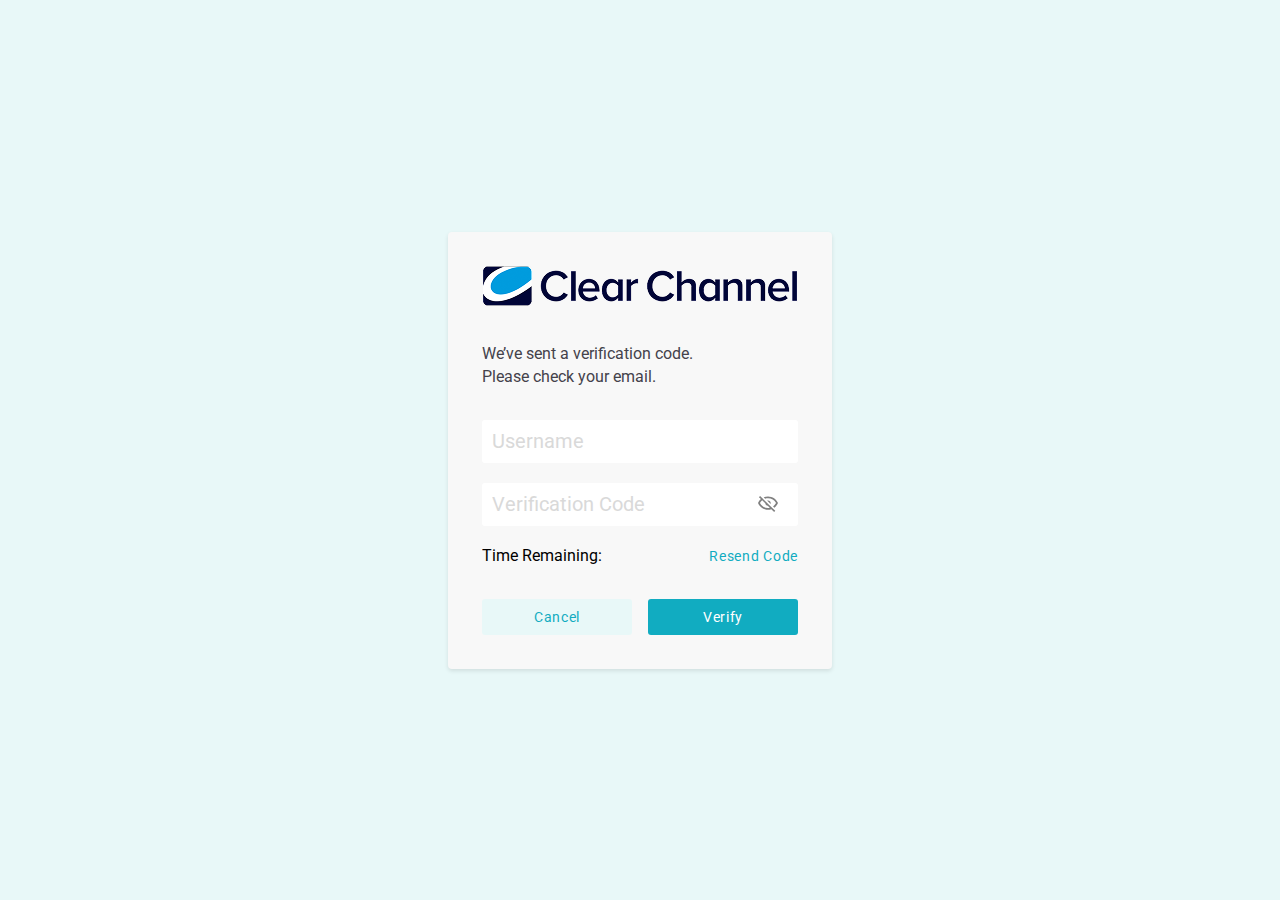
<file: verify.html>
<!DOCTYPE html>
<html lang="en">
    <head>
        <meta charset="UTF-8">
        <meta name="viewport" content="width=device-width, initial-scale=1.0">
        <title>Document</title>
        <link href="/style/style.css" rel="stylesheet">
        <link rel="preconnect" href="https://fonts.googleapis.com">
        <link rel="preconnect" href="https://fonts.gstatic.com" crossorigin>
        <link href="https://fonts.googleapis.com/css2?family=Roboto:ital,wght@0,100..900;1,100..900&display=swap" rel="stylesheet">
    </head>
    <body>
        <section class="login">
            <div class="login-container">
                <div class="login-main">
                    <div class="login-main__logo">
                        <img src="images/logo-log.png" alt="logo">
                    </div>
                    <div class="login-main__title">
                        <p class="p1">We’ve sent a verification code.</p>
                        <p class="p1">Please check your email.</p>
                    </div>
                    <form id="resetPasswordForm"
                        class="login-main__form">
                        <div class="input-group">
                            <input class="input-form" type="text"
                                name="username" placeholder="username" />
                            <div class="password-wrapper">
                                <input
                                    class="input-form"
                                    type="password"
                                    name="verificationCode"
                                    placeholder="Verification Code"
                                    class="input-pass" />
                                <svg class="icon" click="toggleEye"
                                    xmlns="http://www.w3.org/2000/svg"
                                    width="20" height="17" viewBox="0 0 20 17"
                                    fill="none">
                                    <path
                                        d="M0.909091 1.62889L2.07273 0.5L17.2727 15.3622L16.1182 16.5L13.3182 13.7622C12.2727 14.1 11.1636 14.2778 10 14.2778C5.45455 14.2778 1.57273 11.5133 0 7.61111C0.627273 6.04667 1.62727 4.66889 2.9 3.57556L0.909091 1.62889ZM10 4.94444C10.7233 4.94444 11.417 5.2254 11.9285 5.72549C12.4399 6.22559 12.7273 6.90387 12.7273 7.61111C12.7277 7.91384 12.6755 8.21443 12.5727 8.5L9.09091 5.09556C9.38297 4.9951 9.69039 4.944 10 4.94444ZM10 0.944444C14.5455 0.944444 18.4273 3.70889 20 7.61111C19.2576 9.45372 17.9969 11.0532 16.3636 12.2244L15.0727 10.9533C16.33 10.1031 17.3439 8.95254 18.0182 7.61111C17.2833 6.14432 16.1423 4.90856 14.7249 4.04431C13.3074 3.18007 11.6704 2.72201 10 2.72222C9.00909 2.72222 8.03636 2.88222 7.12727 3.16667L5.72727 1.80667C7.03636 1.25556 8.48182 0.944444 10 0.944444ZM1.98182 7.61111C2.71668 9.0779 3.85769 10.3137 5.27512 11.1779C6.69256 12.0422 8.32956 12.5002 10 12.5C10.6273 12.5 11.2455 12.4378 11.8182 12.3133L9.74545 10.2778C9.11287 10.2115 8.52257 9.93544 8.0727 9.49558C7.62284 9.05571 7.34053 8.47852 7.27273 7.86L4.18182 4.82889C3.28182 5.58444 2.52727 6.52667 1.98182 7.61111Z"
                                        fill="#808080" />
                                </svg>
                            </div>
                        </div>

                        <div class="login-form__options">
                            <div class="login-form__options-remember">
                                <span>Time Remaining: </span>
                                <span id="time"> </span>
                            </div>
                            <div class="login-form__options-forgot resend">
                                <a href="forgot">Resend Code</a>

                            </div>
                        </div>
                        <div class="login-form__btn-group">
                            <a href="login.html" class="custom-btn cancel">Cancel</a>
                            <button type="submit" class="custom-btn verify">Verify</button>
                        </div>


                    </form>
                </div>
            </div>
        </section>
    </body>
    <script>
        document.querySelector('.cancel').addEventListener('click', function () {
            window.location.href = 'login.html';
        });
    </script>
    <script>
        function startCountdown(duration, display) {
            let timer = duration, minutes, seconds;
            const interval = setInterval(() => {
                minutes = Math.floor(timer / 60);
                seconds = timer % 60;
                seconds = seconds < 10 ? '0' + seconds : seconds;
                display.textContent = minutes + ":" + seconds;
    
                if (--timer < 0) {
                    clearInterval(interval); 
                    window.location.href = 'login.html';
                }
            }, 1000);
        }
        document.addEventListener("DOMContentLoaded", () => {
            const oneMinute = 60; 
            const display = document.getElementById('time');
            startCountdown(oneMinute, display);
        });
    </script>
    <script>
        document.querySelectorAll('.password-wrapper').forEach(wrapper => {
            const input = wrapper.querySelector('.input-form');
            const icon = wrapper.querySelector('.icon');
            if(icon && input) {
              console.log(icon);
                icon.addEventListener('click', () => {
              if (input.type === 'password') {
                input.type = 'text';
                icon.classList.add('active');
              } else {
                input.type = 'password';
                icon.classList.remove('active');
              }
            });
            }
          });
          document.getElementById('resetPasswordForm').addEventListener('submit', function (event) {
            event.preventDefault();
      
            const username = this.username.value;
            const verificationCode = this.verificationCode.value;
      
            if(username === '') {
              alert('Please enter a user name.');
              return;
          }
          if(verificationCode === '') {
            alert('Please enter a verification Code.');
            return;
        }
        
          alert('Password reset successful!');
          window.location.href = 'user.html';
          });
    </script>
</html>
</file>
<file: style/style.css>
@charset "UTF-8";
.login {
  display: flex;
  justify-content: center;
  align-items: center;
  background: var(--Pastel-Blue, #e8f8f8);
  height: 100vh;
}
.login-main {
  display: flex;
  width: 384px;
  padding: 34px;
  flex-direction: column;
  gap: 34px;
  flex-shrink: 0;
  border-radius: 4px;
  background: #f8f8f8;
  box-shadow: 0px 2px 4px 0px rgba(0, 0, 0, 0.1);
}
.login-main__logo {
  width: 100%;
  height: auto;
}
.login-main__title {
  display: flex;
  flex-direction: column;
  gap: 4px;
}
.login-main__title .p1 {
  margin: 0;
}
.login-main__form {
  overflow: hidden;
}
.login-main__form .input-group {
  display: flex;
  flex-direction: column;
  gap: 20px;
}
.login-main__form .input-form {
  width: 100%;
  display: flex;
  height: 43px;
  padding: 10px;
  align-items: center;
  gap: 10px;
  flex-shrink: 0;
  align-self: stretch;
  border-radius: 3px;
  background: #fff;
  color: var(--Light-Grey, #44424b);
  /* H3 */
  font-family: "Roboto";
  font-size: 20px;
  font-style: normal;
  font-weight: 400;
  line-height: normal;
  outline: none;
  border: none;
}
.login-main__form .input-form::placeholder {
  color: #d9d9d9;
  text-transform: capitalize;
}
.login-main__form .password-wrapper {
  position: relative;
}
.login-main__form .icon {
  position: absolute;
  right: 20px;
  top: 50%;
  transform: translateY(-50%);
  cursor: pointer;
}
.login-main__form .custom-btn {
  text-align: center;
  margin: 0 auto;
  background-color: #11acc1;
  color: white;
}

.login-form__options {
  display: flex;
  justify-content: space-between;
  gap: 49px;
  align-items: center;
  margin: 34px 0;
  margin-top: 20px;
}
.login-form__options-remember {
  display: flex;
  align-items: center;
  gap: 10px;
}
.login-form__options-remember .remember {
  width: max-content;
  width: 20px;
  height: 20px;
  margin: 0 !important;
}
.login-form__options-forgot a {
  color: var(--Primary, #11acc1);
  text-decoration: none;
  /* P1 */
  font-family: "Roboto";
  font-size: 16px;
  font-style: normal;
  font-weight: 400;
  line-height: normal;
}
.login-form__options-forgot.resend a {
  font-size: 14px;
  letter-spacing: 0.7px;
}
.login-form__btn-group {
  display: flex;
  flex-direction: row;
  gap: 16px;
  justify-content: space-between;
}
.login-form .custom-btn .submit {
  margin-top: 34px;
}

*, *::before, *::after {
  box-sizing: border-box;
}

.p1 {
  color: var(--Dark-Grey, #44424B);
  /* P1 */
  font-family: "Roboto";
  font-size: 16px;
  font-style: normal;
  font-weight: 400;
  line-height: normal;
}

.title {
  color: var(--Dark-Grey, #44424B);
  /* H1 */
  font-family: "Roboto";
  font-size: 40px;
  font-style: normal;
  font-weight: 400;
  line-height: normal;
  margin: 0;
}

h2 {
  color: #000;
  /* H2 */
  font-family: "Roboto";
  font-size: 30px;
  font-style: normal;
  font-weight: 600;
  line-height: normal;
}

.custom-btn {
  display: flex;
  width: 150px;
  height: 36px;
  padding: 9px 18px;
  justify-content: center;
  align-items: center;
  gap: 10px;
  cursor: pointer;
  font-family: "Roboto";
  font-size: 14px;
  font-style: normal;
  font-weight: 400;
  line-height: normal;
  letter-spacing: 0.7px;
  outline: none;
  border: none;
  text-decoration: none;
  border-radius: 3px;
}
.custom-btn.cancel {
  background: var(--Pastel-Blue, #E8F8F8);
  color: #11ACC1;
}
.custom-btn.verify {
  color: white;
  background-color: #11ACC1;
}
.custom-btn.submit {
  width: 100%;
  color: white;
  background-color: #11ACC1;
  margin-top: 34px;
}

#error {
  color: var(--Dark-Grey, #44424B);
  font-family: "Roboto";
  font-size: 13px;
  font-style: normal;
  font-weight: 400;
  line-height: normal;
  margin: 0;
  margin-top: 10px;
}
#error ul {
  margin: 0;
}
#error ul li {
  margin-bottom: 5px;
}

label {
  font-family: "Roboto";
}

a {
  text-decoration: none;
}

.btn-add {
  display: flex;
  height: 36px;
  padding: 9px 18px;
  justify-content: center;
  align-items: center;
  gap: 10px;
  border-radius: 3px;
  background: var(--Primary, #11ACC1);
  color: white;
  text-decoration: none;
  cursor: pointer;
  min-width: 93px;
}

.btn-cancel {
  display: flex;
  padding: 10px 18px;
  justify-content: center;
  align-items: center;
  gap: 10px;
  border-radius: 3px;
  background: var(--Light-Grey, #D9D9D9);
  color: #44424B;
  cursor: pointer;
  min-width: 93px;
}

input[type=checkbox] {
  accent-color: #11ACC1;
}

.sidebar {
  width: 281px;
  height: 100vh;
  background: var(--Pastel-Blue, #E8F8F8);
  display: flex;
  flex-direction: column;
  overflow-y: auto;
  position: fixed;
  left: 0;
  top: 0;
  box-shadow: 0 0 10px rgba(0, 0, 0, 0.05);
  padding: 30px 0;
  transition: all 0.2s ease-in-out;
  z-index: 2;
}
.sidebar .logo {
  display: flex;
  align-items: center;
  justify-content: flex-start;
  padding: 0 25px;
  margin-bottom: 17px;
}
.sidebar .logo img {
  height: 24px;
}
.sidebar .user-profile {
  display: flex;
  align-items: center;
  cursor: pointer;
  margin: 20px 0;
  padding: 0 25px;
}
.sidebar .user-profile:hover {
  background-color: white;
}
.sidebar .user-profile .user-avatar {
  width: 30px;
  height: 30px;
  border-radius: 50%;
  background-color: var(--Gradient-for-side-active-bar, linear-gradient(266deg, #60CEDD 0%, #09A8BE 100%));
  display: flex;
  align-items: center;
  justify-content: center;
}
.sidebar .user-profile .user-info {
  flex: 1;
  display: flex;
  align-items: center;
  justify-content: space-between;
}
.sidebar .user-profile .user-info .user-name {
  font-size: 20px;
  margin-left: 15px;
  font-weight: 400;
  color: var(--Dark-Grey, #44424B);
}
.sidebar .divider {
  padding: 15px 25px;
  background-color: #E8F8F8;
  font-weight: 500;
  letter-spacing: 0.5px;
  display: flex;
  color: var(--Grey, #808080);
  font-family: Roboto;
  font-size: 18px;
  gap: 5px;
  align-items: center;
}
.sidebar .divider::after {
  content: "";
  display: block;
  width: 45%;
  border-bottom: 1px solid #808080;
}
.sidebar .divider small {
  font-size: 12px;
}
.sidebar .nav-menu {
  flex: 1;
  padding-right: 20px;
}
.sidebar .nav-menu ul {
  list-style-type: none;
  padding: 0;
  margin: 0;
  display: flex;
  gap: 20px;
  flex-direction: column;
  margin-top: 20px;
}
.sidebar .nav-menu ul .nav-item a {
  height: 50px;
  padding: 15px 25px;
  display: flex;
  align-items: center;
  color: #44424B;
  text-decoration: none;
  align-self: stretch;
  position: relative;
  gap: 15px;
}
.sidebar .nav-menu ul .nav-item a h3 {
  flex: 1;
  color: var(--Dark-Grey, #44424B);
  margin: 0;
  /* H3 */
  font-family: "Roboto";
  font-size: 20px;
  font-style: normal;
  font-weight: 400;
  line-height: normal;
}
.sidebar .nav-menu ul .nav-item a:hover {
  background-color: white;
}
.sidebar .nav-menu ul .nav-item.active {
  border-radius: 0px 50px 50px 0px;
  background: var(--Gradient-for-side-active-bar, linear-gradient(266deg, #60CEDD 0%, #09A8BE 100%));
}
.sidebar .nav-menu ul .nav-item.active a {
  color: white;
}
.sidebar .nav-menu ul .nav-item.active a h3 {
  color: white;
}
.sidebar .nav-menu ul .nav-item.active a i:not(.arrow) {
  color: white;
}
.sidebar .nav-menu ul .nav-item.active a svg path {
  fill: white;
}
.sidebar .nav-menu ul .nav-item.active a:hover {
  border-radius: 0px 50px 50px 0px;
  background: var(--Gradient-for-side-active-bar, linear-gradient(266deg, #60CEDD 0%, #09A8BE 100%));
}

.burger-menu {
  display: none;
  font-size: 24px;
  cursor: pointer;
}

@media screen and (max-width: 768px) {
  .sidebar {
    transform: translateX(-100%);
    position: fixed;
    top: 0;
    left: 0;
    height: 100vh;
    z-index: 1000;
  }
  .sidebar.active {
    transform: translateX(0);
  }
  .main-content {
    margin-left: 0;
  }
  .burger-menu {
    display: block;
    position: absolute;
    left: 20px;
    top: 20px;
    z-index: 10;
    color: #333;
  }
  /* Optional overlay */
  .sidebar-overlay {
    content: "";
    display: none;
    position: fixed;
    top: 0;
    left: 0;
    width: 100vw;
    height: 100vh;
    background-color: rgba(0, 0, 0, 0.5);
    z-index: 900;
  }
  .sidebar-overlay.active {
    display: block;
  }
}
.app-container {
  display: flex;
  height: 100vh;
  background: var(--Pastel-Blue, #E8F8F8);
}

.main-content {
  flex: 1;
  margin-left: 281px;
  padding: 34px;
  background-color: #F8F8F8;
  transition: all 0.2s ease-in-out;
  overflow-x: hidden;
}
@media screen and (max-width: 768px) {
  .main-content {
    margin-left: 70px;
  }
}

.user-form {
  width: 100%;
  margin-top: 34px;
}
.user-form form {
  display: flex;
  flex-direction: column;
  gap: 25px;
}
.user-form .form-row {
  display: flex;
  flex-wrap: wrap;
  gap: 25px;
}
.user-form .form-row .form-group {
  flex: 1;
  min-width: 300px;
}
.user-form .form-row .form-group:last-child {
  margin-right: 0;
}
.user-form .form-row .form-group label {
  display: block;
  font-family: "Roboto";
  font-size: 20px;
  font-style: normal;
  font-weight: 400;
  line-height: normal;
  margin-bottom: 15px;
  color: #44424B;
}
.user-form .form-row .form-group .form-control {
  position: relative;
}
.user-form .form-row .form-group .form-control input, .user-form .form-row .form-group .form-control select {
  width: 100%;
  padding: 10px;
  border: 1px solid #e9ecef;
  border-radius: 4px;
  font-family: "Roboto";
  font-size: 20px;
  font-style: normal;
  font-weight: 400;
  line-height: normal;
  color: #44424B;
  background-color: #FFF;
  transition: border-color 0.2s ease;
  outline: none;
  border: none;
}
.user-form .form-row .form-group .form-control input::placeholder, .user-form .form-row .form-group .form-control select::placeholder {
  color: #D9D9D9;
}
.user-form .form-row .form-group .form-control input:focus, .user-form .form-row .form-group .form-control select:focus {
  outline: #808080;
  border: 1px solid #808080;
}
.user-form .form-row .form-group .form-control select {
  appearance: none;
  background-image: url("data:image/svg+xml,%3Csvg xmlns='http://www.w3.org/2000/svg' width='24' height='24' viewBox='0 0 24 24' fill='none' stroke='%23495057' stroke-width='2' stroke-linecap='round' stroke-linejoin='round'%3E%3Cpolyline points='6 9 12 15 18 9'%3E%3C/polyline%3E%3C/svg%3E");
  background-repeat: no-repeat;
  background-position: right 10px center;
  background-size: 16px;
  padding-right: 40px;
}
.user-form .form-row .form-group .form-control select.country-code {
  width: 70px;
}
.user-form .form-row .form-group .phone-input {
  display: flex;
  gap: 25px;
}
.user-form .form-row .form-group .phone-input .fill-input .select-header .icon {
  margin-left: 10px;
}
.user-form .form-row .form-group .phone-input .fill-input .dropdown-item {
  justify-content: center;
}
.user-form .form-row .form-group .phone-input #country-code {
  width: 80px;
  margin-right: 10px;
  text-align: center;
}
.user-form .form-row .form-group .password-input {
  position: relative;
}
.user-form .form-row .form-group .password-input .toggle-password {
  position: absolute;
  right: 15px;
  top: 50%;
  transform: translateY(-50%);
  background: none;
  border: none;
  cursor: pointer;
  color: #D9D9D9;
  display: flex;
}
.user-form .form-row .form-group .password-input .toggle-password svg {
  width: 18px;
  height: 18px;
}

@media (max-width: 768px) {
  .registration-form .form-row .form-group {
    min-width: 100%;
    margin-right: 0;
  }
}
.user-main {
  display: flex;
  flex-direction: column;
  gap: 3px;
  margin-top: 34px;
}
.user-main__list {
  display: flex;
  padding: 20px;
  flex-direction: column;
  align-items: start;
  gap: 3px;
  align-self: stretch;
  border: 1px solid var(--Light-Grey, #d9d9d9);
  background: #fff;
  width: 100%;
}
.user-main__list-top {
  display: flex;
  padding: 15px;
  justify-content: space-between;
  align-items: flex-start;
  align-self: stretch;
  background: var(--Pastel-Blue, #e8f8f8);
  flex-wrap: wrap;
  gap: 25px;
}
.user-main__list-top .list-filter {
  display: flex;
  flex-direction: row;
  gap: 25px;
  flex-wrap: wrap;
}
.user-main__list-top .list-filter__item {
  position: relative;
}
.user-main__list-top .list-filter__item .fill-input {
  color: var(--Light-Grey, #44424b);
  /* H3 */
  font-family: "Roboto";
  font-size: 20px;
  font-style: normal;
  font-weight: 400;
  line-height: normal;
  width: 310px;
  display: flex;
  padding: 10px 15px;
  flex-direction: column;
  justify-content: center;
  align-items: center;
  gap: 10px;
  flex: 1 0 0;
  border-radius: 3px;
  background: var(--White, #fff);
  outline: none;
  border: none;
}
@media screen and (max-width: 460px) {
  .user-main__list-top .list-filter__item .fill-input {
    font-size: 18px;
  }
}
.user-main__list-top .list-filter__item .fill-input::placeholder {
  color: var(--Light-Grey, #d9d9d9);
}
@media screen and (max-width: 460px) {
  .user-main__list-top .list-filter__item .fill-input {
    width: 250px;
  }
}
.user-main__list-top .list-filter__item .icon {
  position: absolute;
  right: 15px;
  top: 50%;
  transform: translateY(-50%);
}
.user-main__list-top .list-actions {
  display: flex;
  justify-content: flex-end;
  align-items: center;
  gap: 25px;
}
.user-main__list-top .list-actions__add {
  text-align: center;
  font-family: "Roboto";
  font-size: 14px;
  font-style: normal;
  font-weight: 400;
  line-height: normal;
  letter-spacing: 0.7px;
  display: flex;
  height: 36px;
  padding: 9px 18px;
  justify-content: flex-end;
  align-items: center;
  gap: 10px;
  border-radius: 3px;
  background: var(--Primary, #11acc1);
  color: white;
  text-decoration: none;
}
.user-main__list-top .list-actions__add .plus {
  color: #fff;
  font-family: "Roboto";
  font-size: 30px;
  font-style: normal;
  font-weight: 400;
  line-height: 24.1px;
}
.user-main__list-top .list-actions__delete {
  text-align: center;
  font-family: "Roboto";
  font-size: 14px;
  font-style: normal;
  font-weight: 400;
  line-height: normal;
  letter-spacing: 0.7px;
  display: flex;
  padding: 10px 18px;
  justify-content: center;
  align-items: center;
  gap: 10px;
  border-radius: 3px;
  background: var(--Light-Grey, #d9d9d9);
  color: #44424b;
  cursor: pointer;
}
@media screen and (max-width: 1280px) {
  .user-main__list-top {
    flex-direction: column;
    gap: 30px;
  }
}
.user-main__pagi {
  display: flex;
  padding: 15px;
  justify-content: flex-end;
  align-items: center;
  gap: 25px;
  align-self: stretch;
  border: 1px solid var(--Light-Grey, #d9d9d9);
  background: #fff;
}
.user-main__pagi .pagination {
  display: flex;
  gap: 15px;
  align-items: center;
}
.user-main__pagi .pagination .page {
  display: flex;
  padding: 10px 16px;
  justify-content: center;
  align-items: center;
  gap: 10px;
  border-radius: 2px;
  background: var(--Pastel-Blue, #e8f8f8);
}
.user-main__pagi .pagination__list {
  display: flex;
  gap: 10px;
  align-items: center;
}
.user-main__pagi .pagination__list .select-header {
  padding: 10px;
}
.user-main__pagi .pagination__list .select-header span {
  margin-right: 10px;
}
.user-main__pagi .pagination__item {
  display: flex;
  gap: 4px;
  align-items: center;
}

.user-main__list-table {
  width: 100%;
}

.table-responsive {
  overflow-x: auto;
  width: 100%;
  overflow-x: auto;
  -webkit-overflow-scrolling: touch;
}

.user-table, .campaign-table {
  width: 100%;
  min-width: 1200px;
  border-collapse: collapse;
}
.user-table th,
.user-table td, .campaign-table th,
.campaign-table td {
  padding: 15px;
  text-align: left;
  font-family: "Roboto";
  color: #44424b;
  border-bottom: 1px solid #EBE9EB;
}
.user-table th, .campaign-table th {
  color: var(--Primary, #11acc1);
  /* H3 */
  font-family: "Roboto";
  font-size: 20px;
  font-style: normal;
  font-weight: 400;
  line-height: normal;
}
.user-table tbody tr:hover, .campaign-table tbody tr:hover {
  background-color: #e8f8f8;
}
.user-table tbody tr:nth-child(even), .campaign-table tbody tr:nth-child(even) {
  background-color: #e8f8f8;
}
.user-table tbody tr:last-child th,
.user-table tbody tr:last-child td, .campaign-table tbody tr:last-child th,
.campaign-table tbody tr:last-child td {
  border-bottom: none;
}
.user-table .checkbox-column, .campaign-table .checkbox-column {
  width: 40px;
  text-align: center;
  padding-right: 5px;
}
.user-table .actions-column, .campaign-table .actions-column {
  width: 100px;
  text-align: right;
  white-space: nowrap;
}
.user-table .action-btn, .campaign-table .action-btn {
  background: none;
  border: none;
  cursor: pointer;
}
.user-table .action-btn:hover, .campaign-table .action-btn:hover {
  color: #11ACC1;
}
.user-table .action-btn.delete, .campaign-table .action-btn.delete {
  margin-left: 15px;
}
.user-table .action-btn.delete:hover, .campaign-table .action-btn.delete:hover {
  color: #e74c3c;
}
.user-table .toggle, .campaign-table .toggle {
  position: relative;
  display: inline-block;
  width: 48px;
  height: 16px;
}
.user-table .toggle input, .campaign-table .toggle input {
  opacity: 0;
  width: 0;
  height: 0;
}
.user-table .toggle input:checked + .slider, .campaign-table .toggle input:checked + .slider {
  background-color: #11ACC1;
}
.user-table .toggle input:checked + .slider:before, .campaign-table .toggle input:checked + .slider:before {
  transform: translateX(24px);
  background-color: #11ACC1;
}
.user-table .toggle .slider, .campaign-table .toggle .slider {
  position: absolute;
  cursor: pointer;
  top: 0;
  left: 0;
  right: 0;
  height: 16px;
  bottom: 0;
  background-color: rgb(217, 217, 217);
  transition: 0.3s;
  border-radius: 24px;
}
.user-table .toggle .slider:before, .campaign-table .toggle .slider:before {
  position: absolute;
  content: "";
  height: 24px;
  width: 24px;
  left: 0px;
  bottom: -4px;
  border: 0.2px solid white;
  background-color: rgb(217, 217, 217);
  transition: 0.3s;
  border-radius: 50%;
}
.user-table input[type=checkbox], .campaign-table input[type=checkbox] {
  width: 18px;
  height: 18px;
}

.table-footer {
  display: flex;
  justify-content: space-between;
  align-items: center;
  border-top: 1px solid #D9D9D9;
}
.table-footer .items-per-page {
  color: var(--Dark-Grey, #44424B);
  display: flex;
  align-items: center;
}
.table-footer .pagination {
  display: flex;
  align-items: center;
  gap: 4px;
}
.table-footer .pagination .pagination-btn {
  min-width: 32px;
  height: 32px;
  border: 1px solid #D9D9D9;
  display: flex;
  align-items: center;
  justify-content: center;
  cursor: pointer;
}
.table-footer .pagination .pagination-btn:hover {
  border-color: #11ACC1;
  color: #11ACC1;
}
.table-footer .pagination .pagination-btn.active {
  background-color: #11ACC1;
  color: #fff;
  border-color: #11ACC1;
}

.model-confirm {
  position: fixed;
  top: 0;
  left: 0;
  width: 100%;
  height: 100%;
  background-color: rgba(0, 0, 0, 0.5);
  display: none;
  justify-content: center;
  align-items: center;
  z-index: 9999;
}

.model-confirm__content {
  display: flex;
  width: 490px;
  padding: 34px;
  flex-direction: column;
  gap: 34px;
  background: #f8f8f8;
}
.model-confirm__content h2 {
  margin: 0;
}
.model-confirm__content P {
  font-size: 20px;
}
.model-confirm__content .model-btn {
  text-align: center;
  display: flex;
  justify-content: center;
  gap: 25px;
  font-size: 14px;
  font-weight: 400;
  line-height: normal;
  letter-spacing: 0.7px;
}
.model-confirm__content #user-info {
  margin-top: 20px;
  margin-bottom: 0;
}

.custom-select {
  position: relative;
  width: 100px;
  height: 45px;
  border-radius: 8px;
  background: #f4f2ef;
  font-family: "Montserrat", sans-serif;
}

.select-header {
  display: flex;
  align-items: center;
  justify-content: space-between;
  cursor: pointer;
  width: 100%;
}
.select-header .placeholder {
  font-size: 20px;
  font-weight: 400;
  color: var(--Light-Grey, #d9d9d9);
}
.select-header .placeholder.active {
  color: var(--Dark-Grey, #44424B);
}

.select-header .icon {
  width: 16px;
  height: 16px;
  transition: transform 0.3s;
}

.select-header.open .icon {
  transform: rotate(180deg);
}

.dropdown {
  position: absolute;
  top: 100%;
  left: 0;
  z-index: 10;
  width: 100%;
  margin-top: 5px;
  background: #fff;
  box-shadow: 0 4px 6px rgba(0, 0, 0, 0.1);
  max-height: 240px;
  overflow-y: auto;
  display: none;
}

.dropdown-item {
  display: flex;
  align-items: center;
  padding: 10px;
  cursor: pointer;
}

.dropdown-item:hover {
  background: #e5e5e5;
}

.dropdown-item .el-val {
  font-weight: 400;
  margin-right: 10px;
  font-size: 20px;
  color: #44424b;
}

.dropdown-item .el-label {
  font-weight: 400;
  color: #44424b;
}

.main-content__top {
  display: flex;
  justify-content: space-between;
  align-items: flex-start;
  flex-wrap: wrap;
  gap: 25px;
}

.button-group {
  display: flex;
  justify-content: space-between;
  gap: 25px;
}

.fill-input {
  padding: 10px 15px;
  flex-direction: column;
  justify-content: center;
  align-items: center;
  gap: 10px;
  flex: 1 0 0;
  border-radius: 3px;
  background: var(--White, #fff);
}

.select-wrapper {
  position: relative;
  display: inline-block;
}

.select-wrapper select {
  appearance: none;
  -webkit-appearance: none;
  -moz-appearance: none;
  padding: 8px 36px 8px 12px;
  border: 1px solid #ccc;
  border-radius: 4px;
  font-size: 14px;
  color: #333;
}

/* Mũi tên custom */
.select-wrapper::after {
  content: "";
  position: absolute;
  top: 50%;
  right: 12px;
  width: 15px;
  height: 15px;
  background: url('data:image/svg+xml;utf8,<svg fill="%23333" height="10" viewBox="0 0 24 24" xmlns="http://www.w3.org/2000/svg"><path d="M7 10L12 15L17 10H7Z"/></svg>') no-repeat center;
  background-size: 8px 8px;
  pointer-events: none;
  transform: translateY(-50%);
}

* {
  font-family: "Roboto";
  margin: 0;
}

input[type=password] {
  -webkit-text-security: square;
  font-family: text-security-square;
}

@font-face {
  font-family: "text-security-square";
  src: url("path-to-font/text-security-square.eot");
  src: url("path-to-font/text-security-square.eot?#iefix") format("embedded-opentype"), url("path-to-font/text-security-square.woff2") format("woff2"), url("path-to-font/text-security-square.woff") format("woff"), url("path-to-font/text-security-square.ttf") format("truetype");
}
input[type=date] {
  -webkit-appearance: none;
  -moz-appearance: textfield;
  appearance: none;
  position: relative;
}

/*# sourceMappingURL=style.css.map */
</file>
